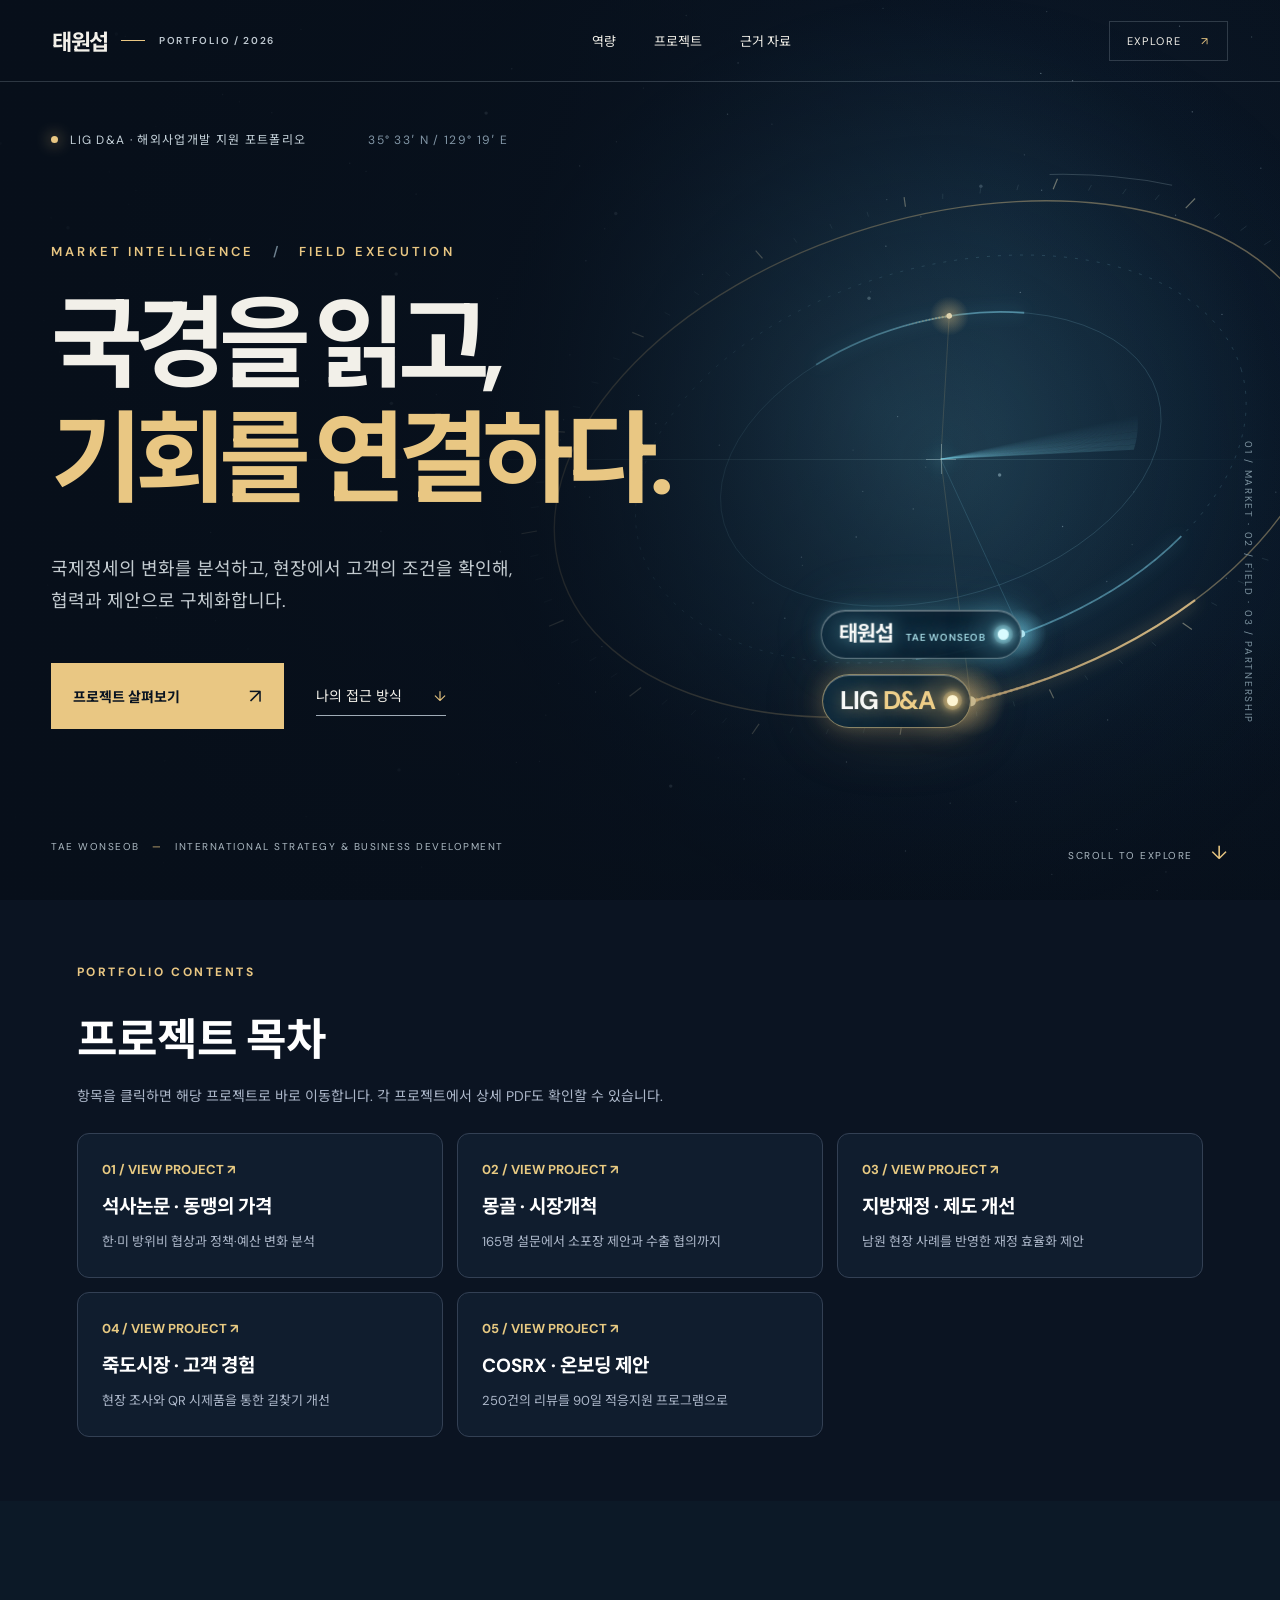
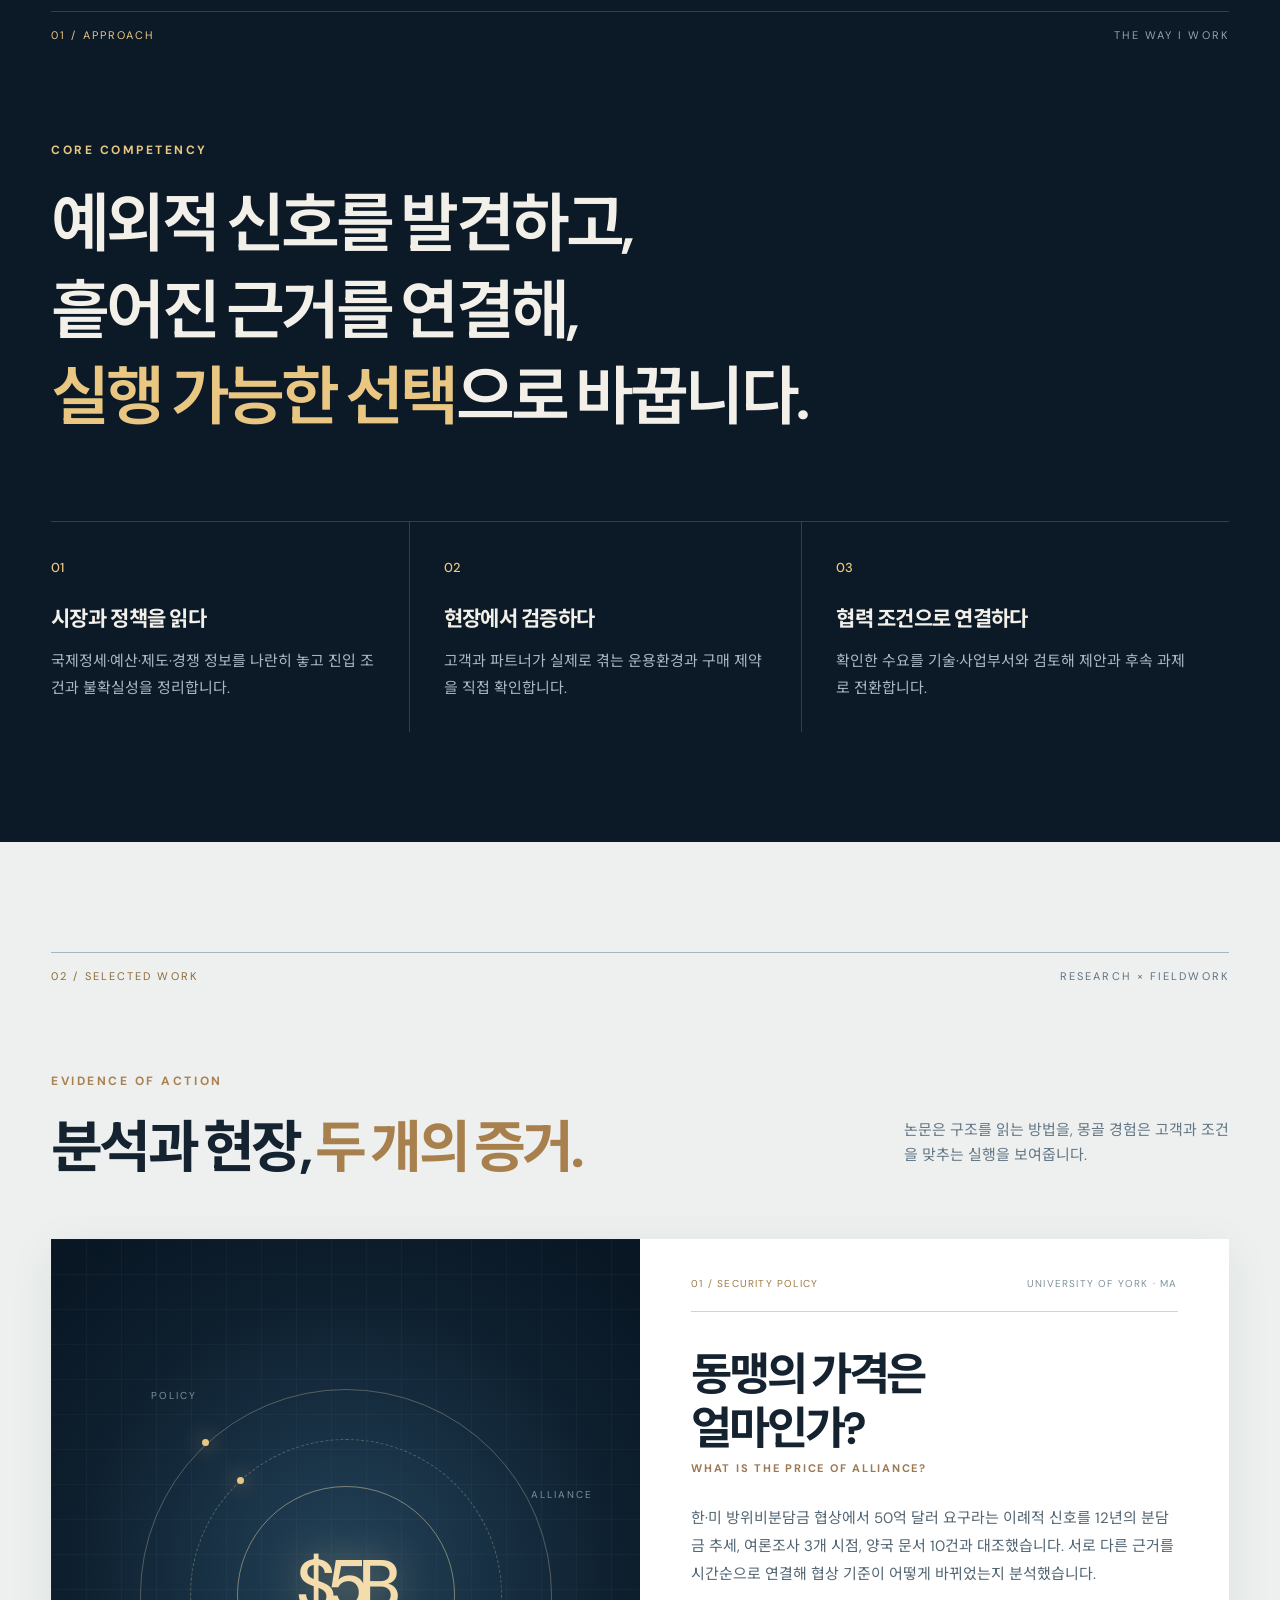
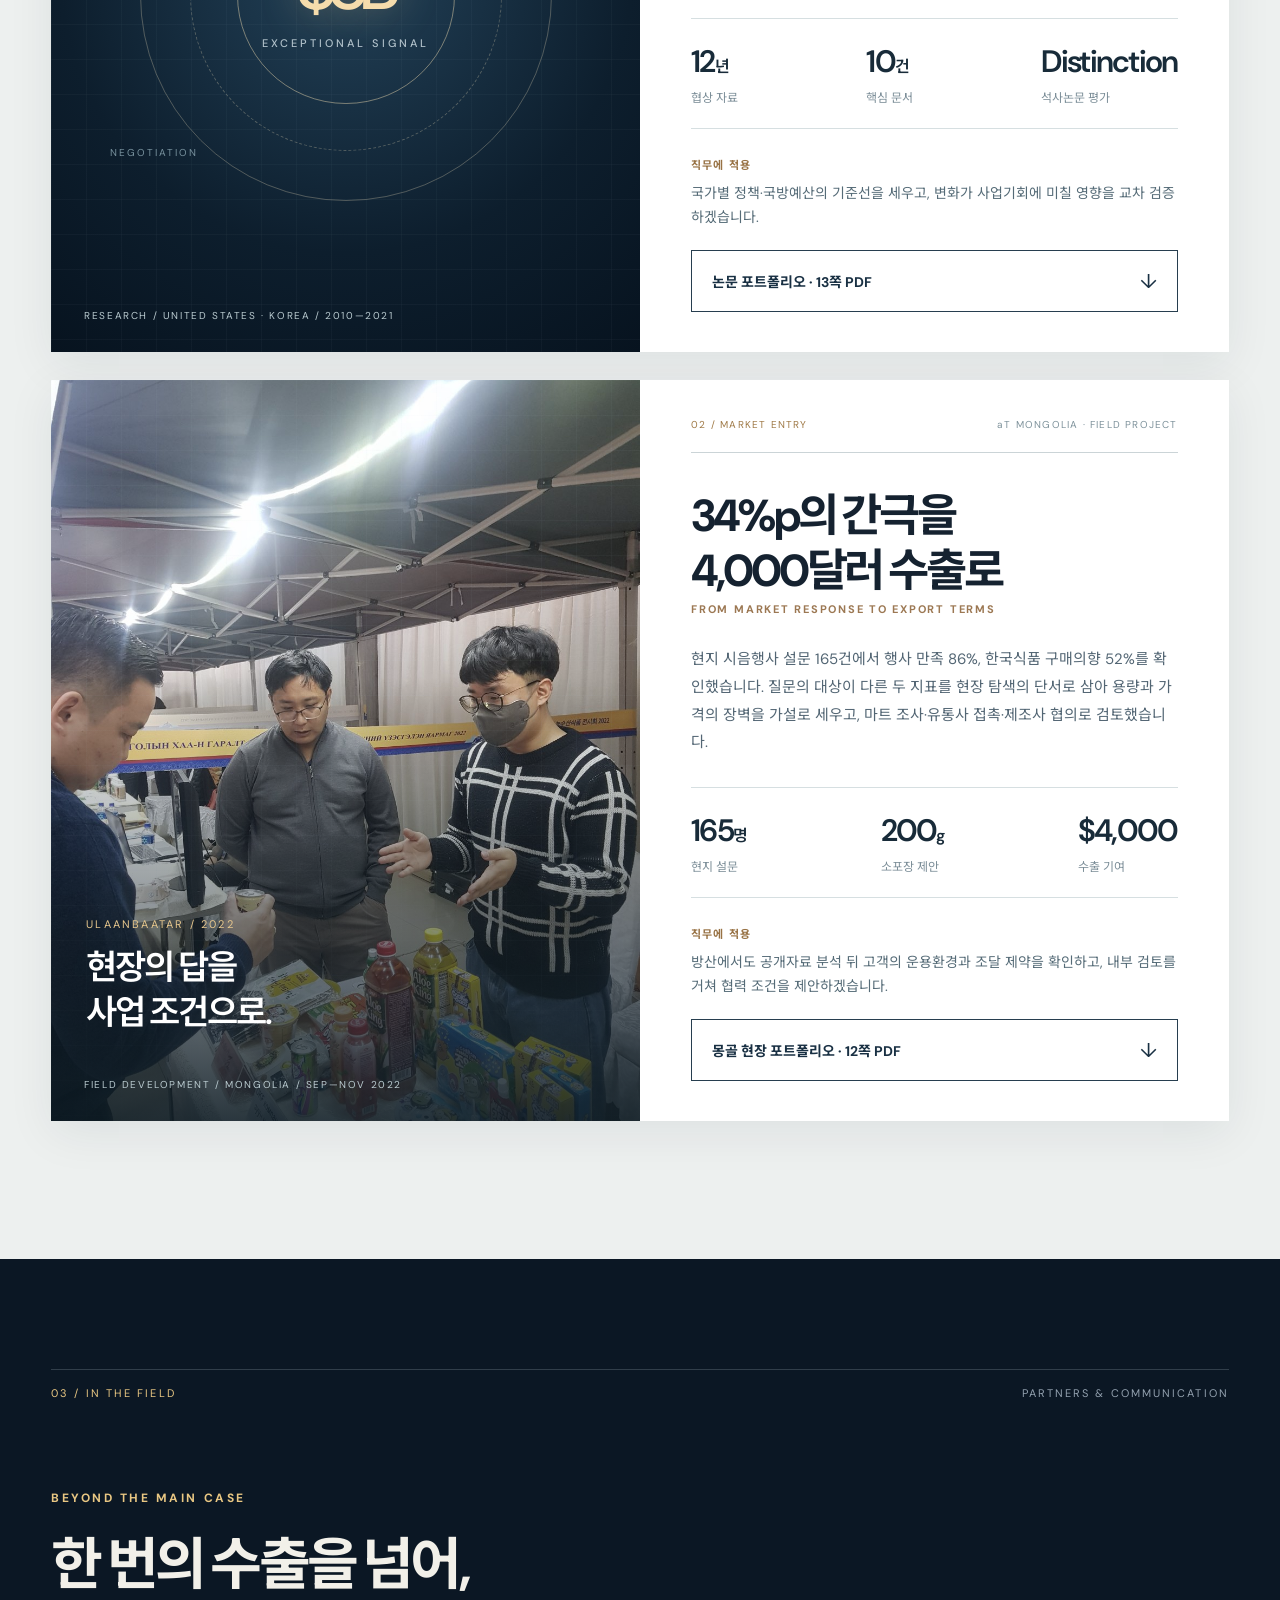
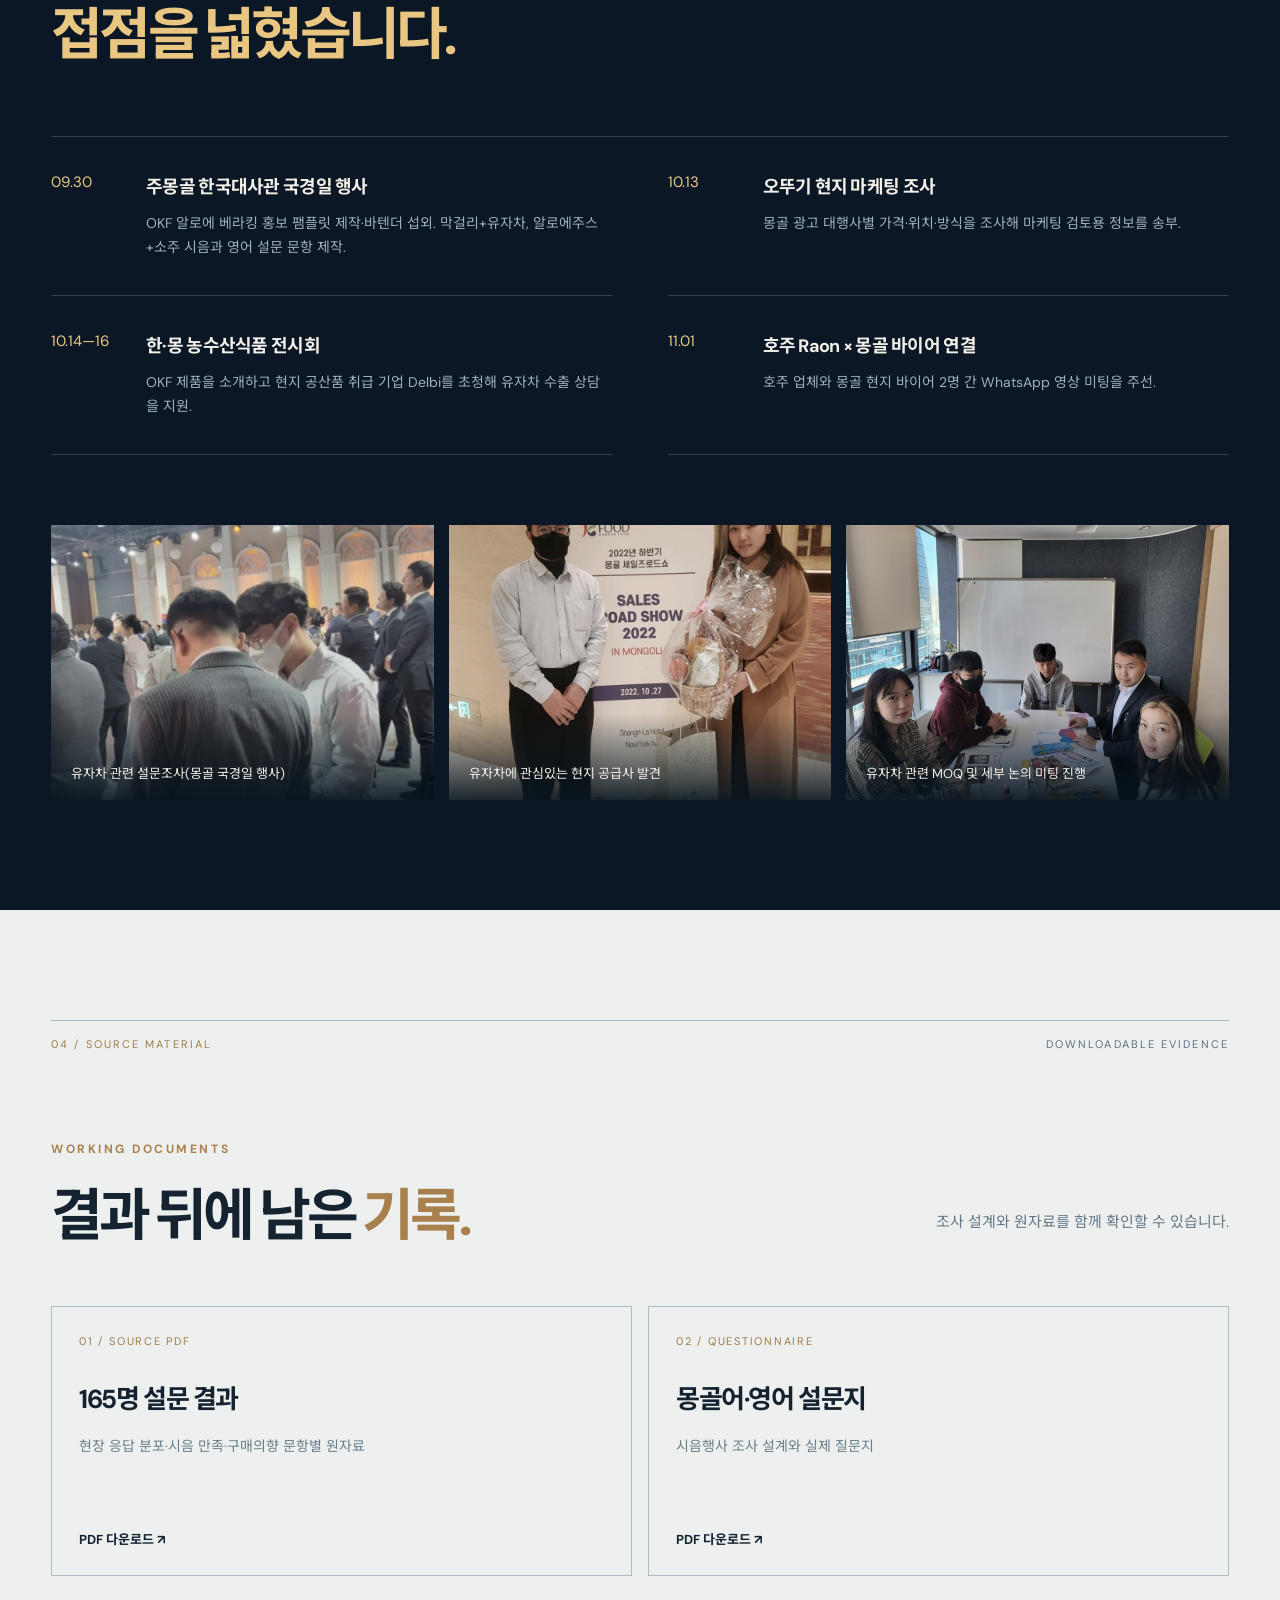
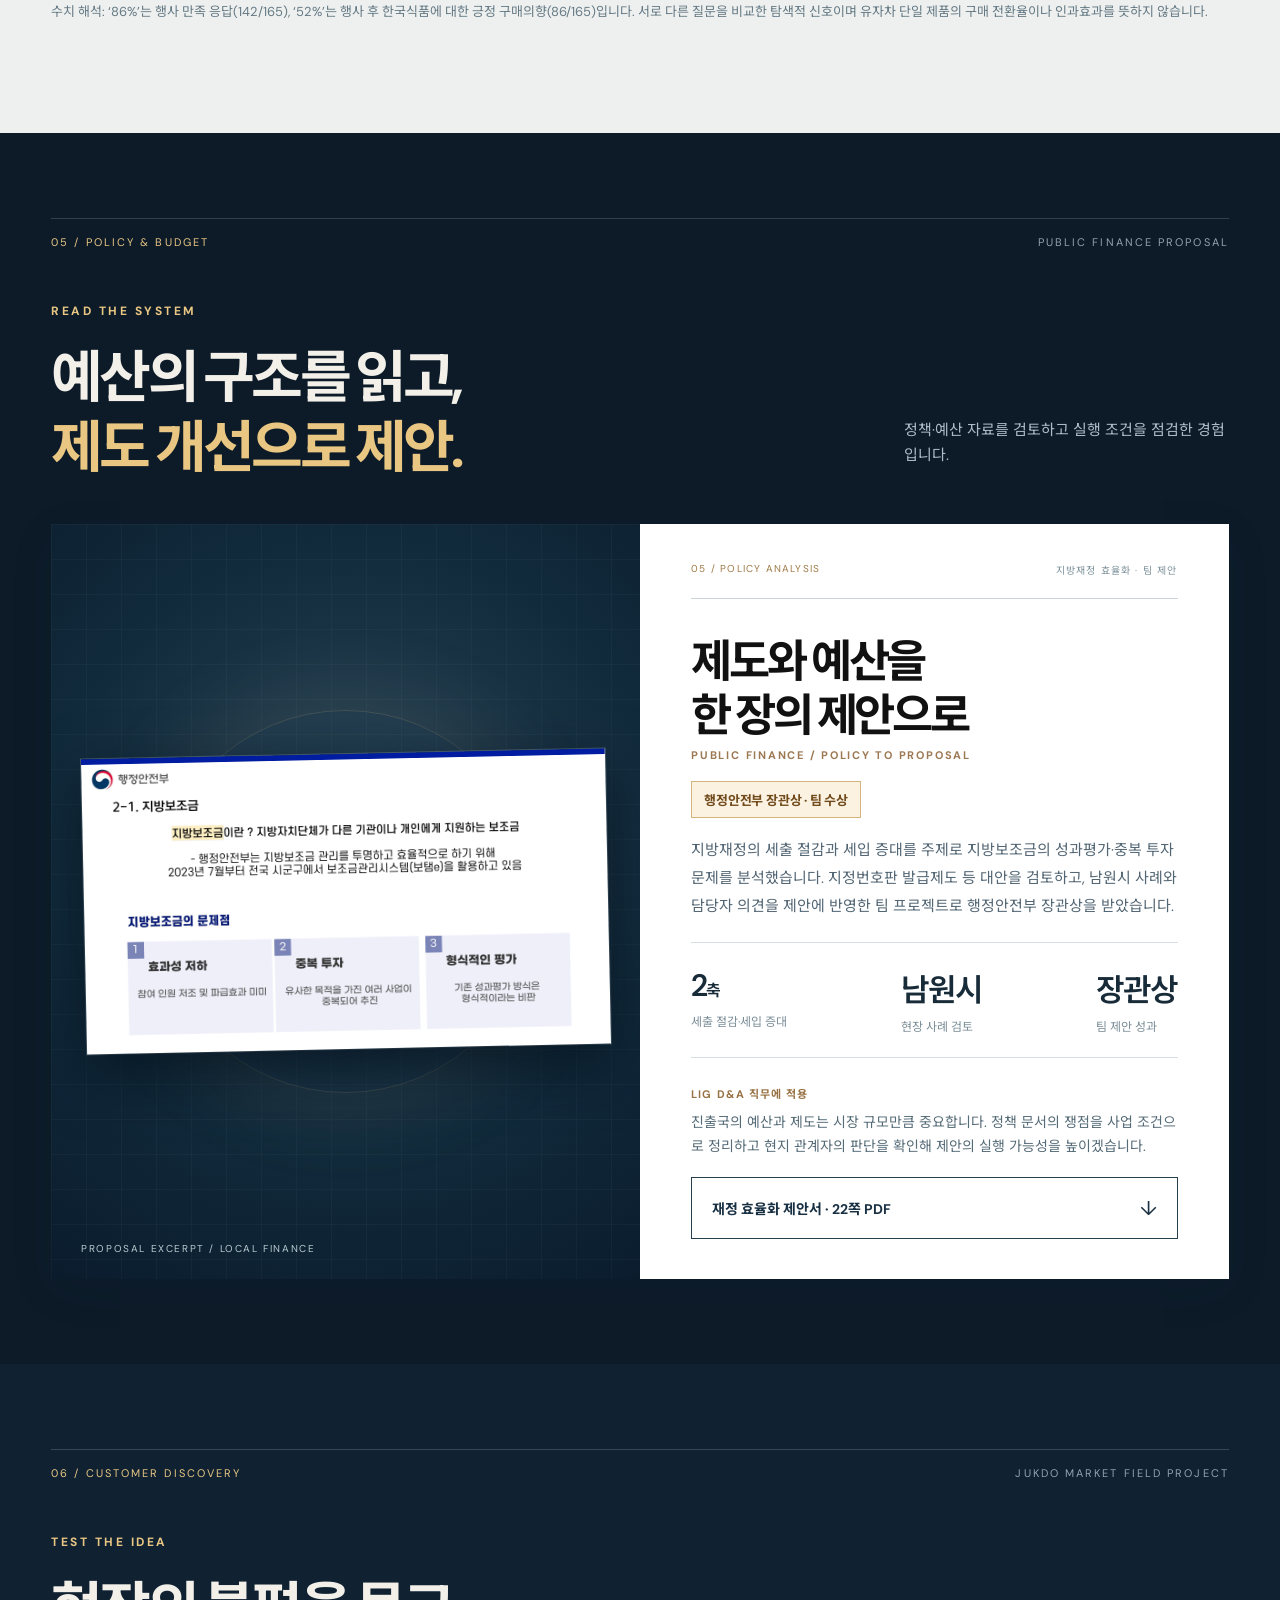
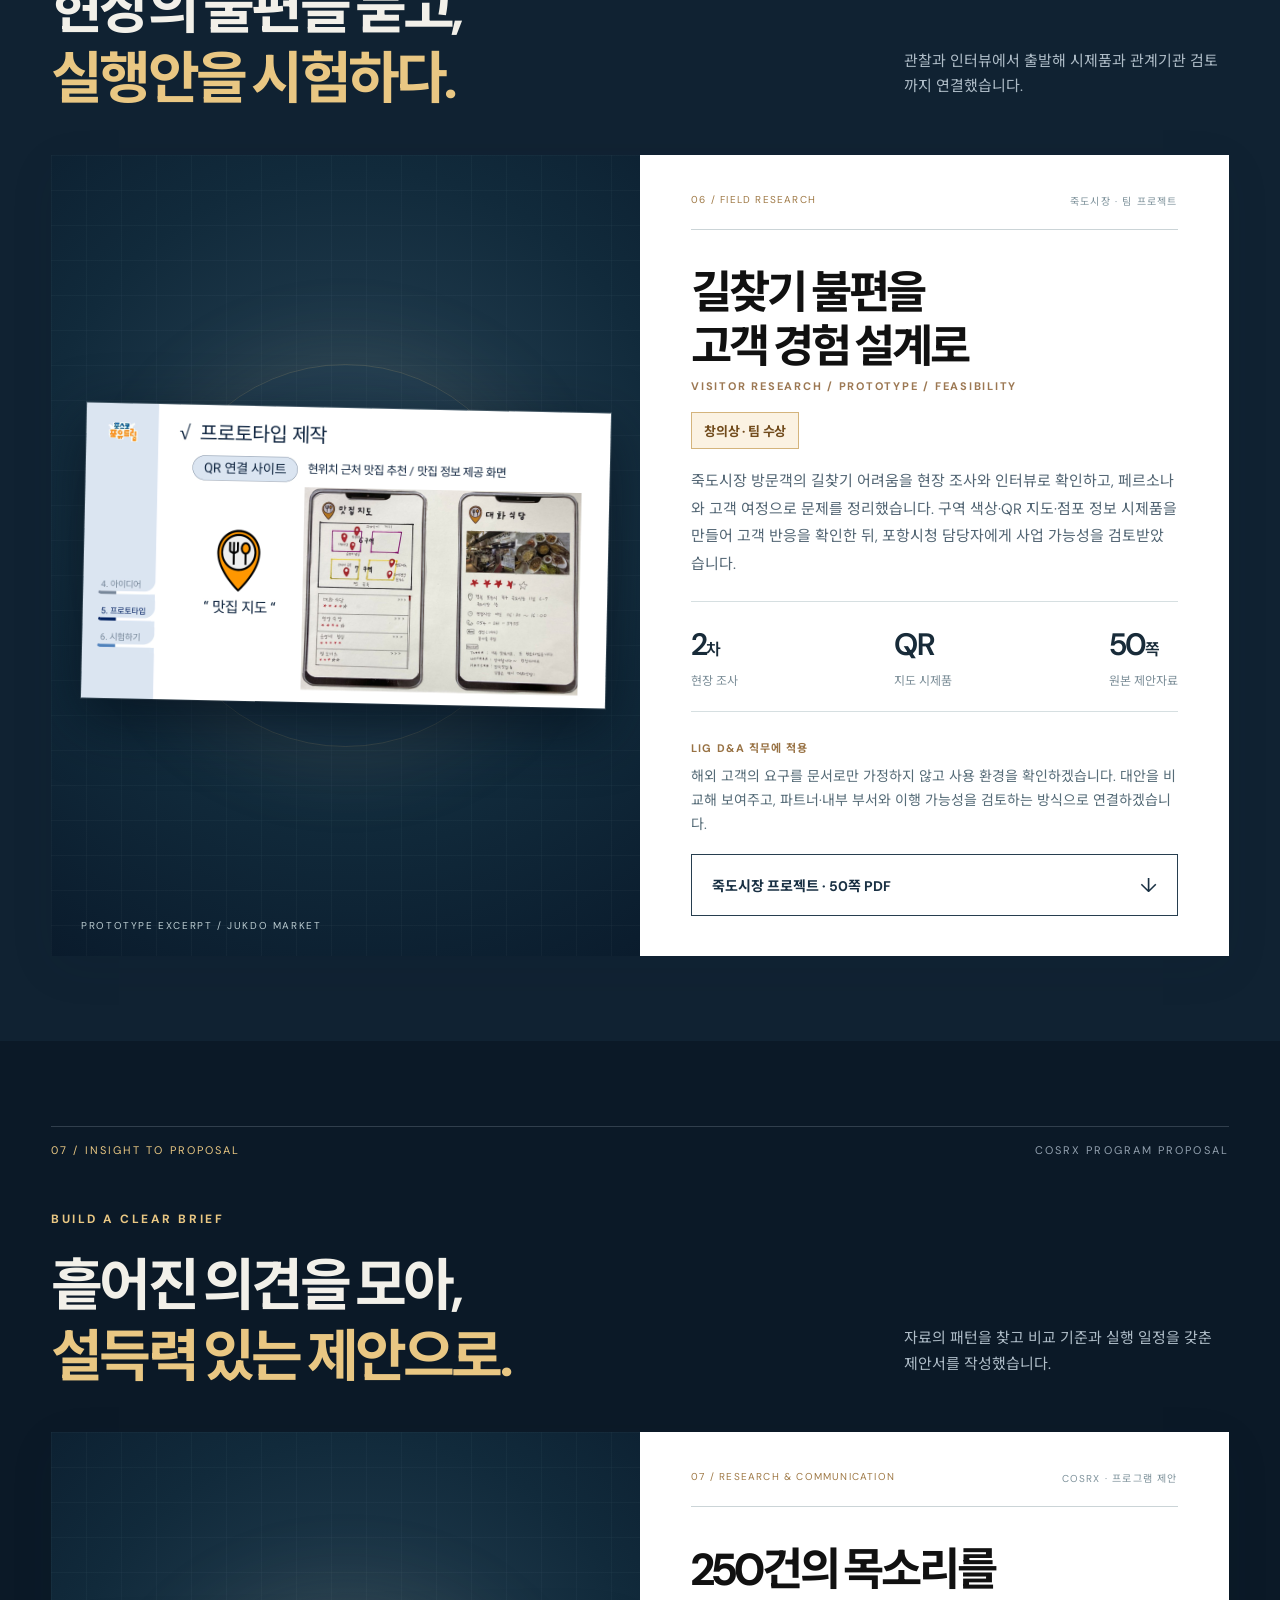
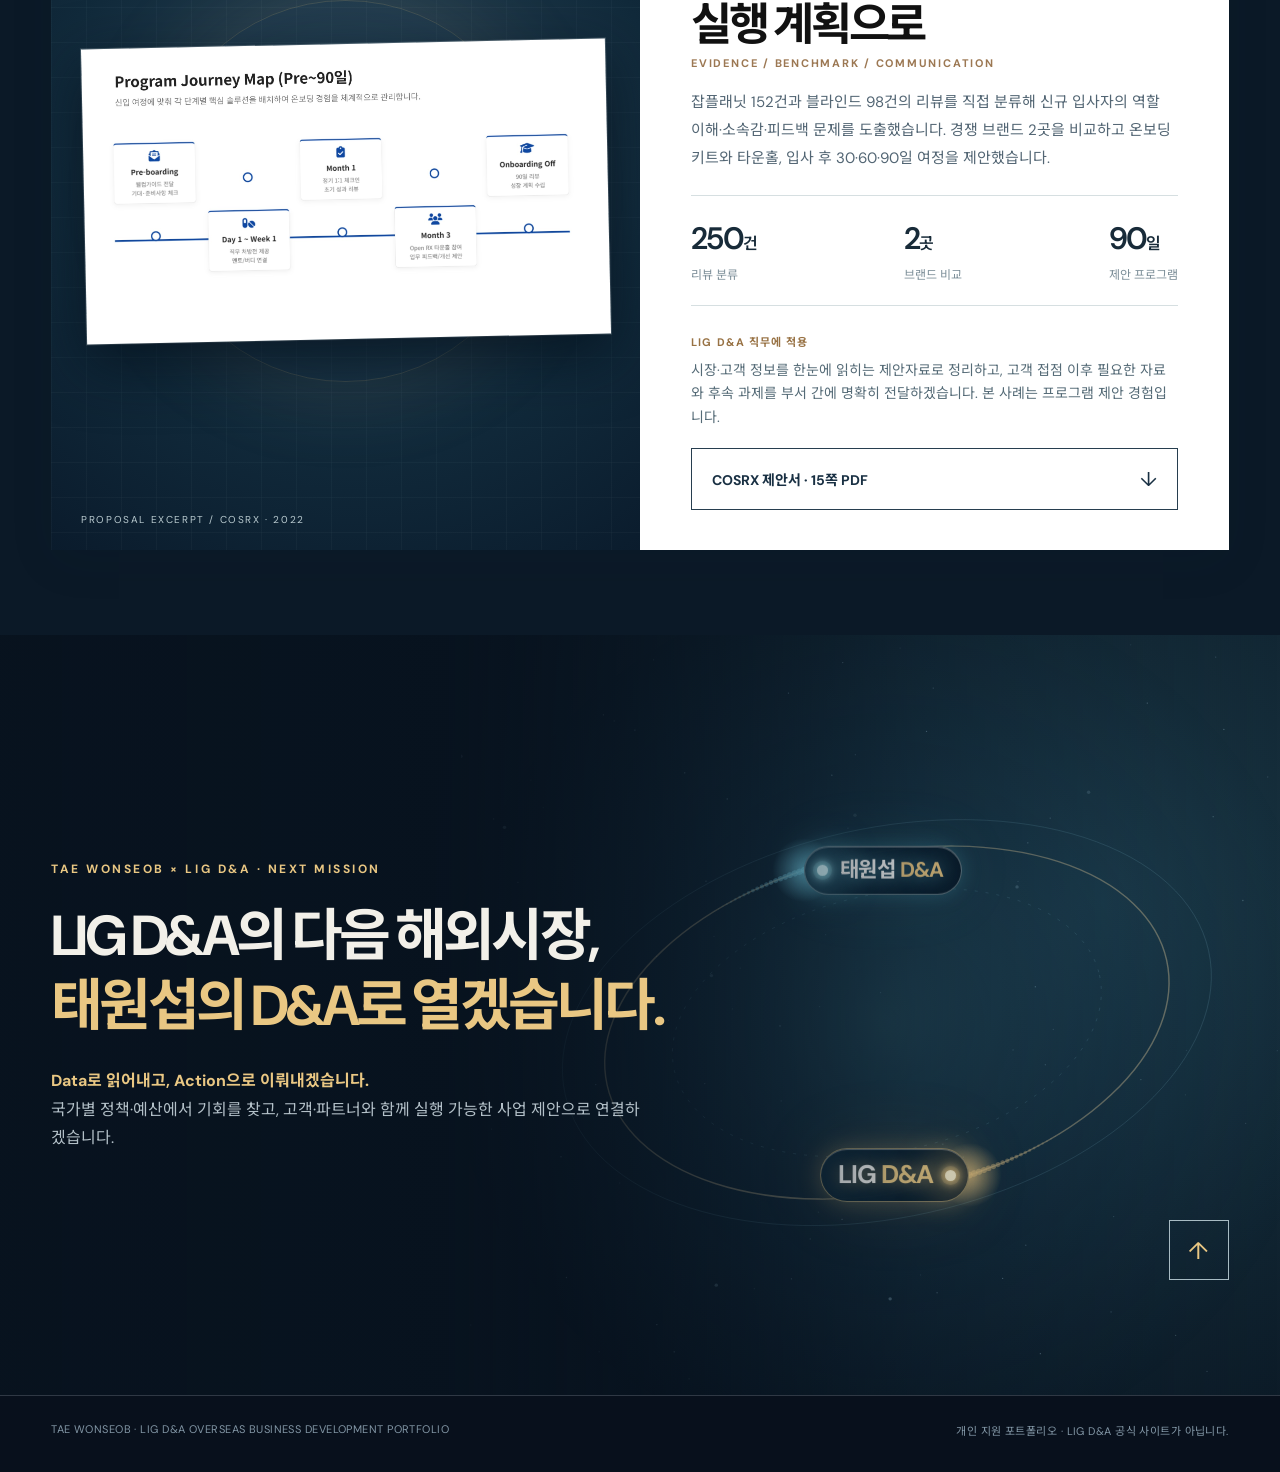
<file: index.html>
<!doctype html>
<html lang="ko">
<head>
  <meta charset="utf-8"><meta name="viewport" content="width=device-width,initial-scale=1">
  <meta name="theme-color" content="#08101c"><meta name="description" content="태원섭의 LIG D&A 해외사업개발 지원 포트폴리오. 안보정책 연구, 몽골 시장개척, 재정 제안, 고객 조사와 제안서 작성 경험을 담았습니다.">
  <title>태원섭 | LIG D&A 해외사업개발 포트폴리오</title>
  <link rel="icon" type="image/svg+xml" href="data:image/svg+xml,%3Csvg xmlns='http://www.w3.org/2000/svg' viewBox='0 0 64 64'%3E%3Crect width='64' height='64' rx='12' fill='%2308101c'/%3E%3Ccircle cx='32' cy='32' r='21' fill='none' stroke='%23e8ca82' stroke-width='2'/%3E%3Cpath d='M14 38l15-15 7 7 15-14' fill='none' stroke='%23e8ca82' stroke-width='3'/%3E%3C/svg%3E">
  <link rel="stylesheet" href="assets/style.css">
<style>
html{scroll-behavior:smooth}#portfolio-contents{padding:64px 6vw;background:#0b1422;color:#fff}#portfolio-contents h2{font-size:clamp(28px,4vw,44px);margin:10px 0 16px}#portfolio-contents .contents-note{font-size:14px;color:#adb8ca;margin-bottom:28px}.contents-grid{display:grid;grid-template-columns:repeat(3,minmax(0,1fr));gap:14px}.contents-link{display:block;padding:24px;border:1px solid #334054;border-radius:12px;color:inherit;text-decoration:none;background:#101d2e;transition:border-color .2s,transform .2s}.contents-link:hover,.contents-link:focus-visible{border-color:#e8ca82;transform:translateY(-3px)}.contents-link b{color:#e8ca82;font-size:13px}.contents-link h3{font-size:19px;margin:12px 0}.contents-link p{font-size:13px;line-height:1.7;color:#adb8ca;margin:0}#thesis-project,#mongolia-project,#public-finance,#jukdo-market,#cosrx-proposal{scroll-margin-top:100px}@media(max-width:800px){.contents-grid{grid-template-columns:repeat(2,minmax(0,1fr))}}@media(max-width:520px){.contents-grid{grid-template-columns:1fr}#portfolio-contents{padding:44px 6vw}}@media(prefers-reduced-motion:reduce){html{scroll-behavior:auto}.contents-link{transition:none}}
</style>
</head>
<body>
  <header class="topbar"><a class="brand" href="#top" aria-label="태원섭 포트폴리오 맨 위로">태원섭<span class="brand-line"></span><span>PORTFOLIO / 2026</span></a><nav aria-label="주요 메뉴"><a href="#capability">역량</a><a href="#work">프로젝트</a><a href="#evidence">근거 자료</a></nav><a class="top-cta" href="#work">EXPLORE <span>↗</span></a></header>
  <main id="top">
    <section class="hero" aria-labelledby="hero-title">
      <canvas id="hero-canvas" aria-hidden="true"></canvas><div class="hero-shade"></div>
      <div class="mission-orbit" aria-hidden="true"><span class="orbit-center-cross"></span><span class="orbiting-label label-lig" id="orbit-lig"><span class="orbit-dot"></span><span class="orbit-label-text">LIG <em>D&amp;A</em></span></span><span class="orbiting-label label-person" id="orbit-person"><span class="orbit-dot"></span><span class="orbit-label-text">태원섭 <small>TAE WONSEOB</small></span></span></div>
      <div class="hero-inner"><div class="hero-overline"><span class="signal"></span> LIG D&A · 해외사업개발 지원 포트폴리오 <span class="hero-index">35° 33′ N / 129° 19′ E</span></div>
        <p class="hero-kicker">MARKET INTELLIGENCE <span>/</span> FIELD EXECUTION</p>
        <h1 id="hero-title">국경을 읽고,<br><em>기회를 연결하다.</em></h1>
        <p class="hero-desc">국제정세의 변화를 분석하고, 현장에서 고객의 조건을 확인해,<br class="desktop"> 협력과 제안으로 구체화합니다.</p>
        <div class="hero-actions"><a class="button-primary" href="#work">프로젝트 살펴보기 <span>↗</span></a><a class="text-link" href="#capability">나의 접근 방식 <span>↓</span></a></div>
      </div>
      <div class="hero-bottom"><div class="hero-coordinate">TAE WONSEOB <span>—</span> INTERNATIONAL STRATEGY & BUSINESS DEVELOPMENT</div><div class="scroll-cue">SCROLL TO EXPLORE <span>↓</span></div></div>
      <div class="hero-side" aria-hidden="true">01 / MARKET · 02 / FIELD · 03 / PARTNERSHIP</div>
    </section>
<section id="portfolio-contents" aria-labelledby="contents-title"><p class="eyebrow">PORTFOLIO CONTENTS</p><h2 id="contents-title">프로젝트 목차</h2><p class="contents-note">항목을 클릭하면 해당 프로젝트로 바로 이동합니다. 각 프로젝트에서 상세 PDF도 확인할 수 있습니다.</p><nav class="contents-grid" aria-label="프로젝트 목차"><a class="contents-link" href="#thesis-project"><b>01 / VIEW PROJECT ↗</b><h3>석사논문 · 동맹의 가격</h3><p>한·미 방위비 협상과 정책·예산 변화 분석</p></a><a class="contents-link" href="#mongolia-project"><b>02 / VIEW PROJECT ↗</b><h3>몽골 · 시장개척</h3><p>165명 설문에서 소포장 제안과 수출 협의까지</p></a><a class="contents-link" href="#public-finance"><b>03 / VIEW PROJECT ↗</b><h3>지방재정 · 제도 개선</h3><p>남원 현장 사례를 반영한 재정 효율화 제안</p></a><a class="contents-link" href="#jukdo-market"><b>04 / VIEW PROJECT ↗</b><h3>죽도시장 · 고객 경험</h3><p>현장 조사와 QR 시제품을 통한 길찾기 개선</p></a><a class="contents-link" href="#cosrx-proposal"><b>05 / VIEW PROJECT ↗</b><h3>COSRX · 온보딩 제안</h3><p>250건의 리뷰를 90일 적응지원 프로그램으로</p></a></nav></section>

    <section id="capability" class="section framework"><div class="section-label"><span>01 / APPROACH</span><span>THE WAY I WORK</span></div>
      <div class="framework-lead"><p class="eyebrow">CORE COMPETENCY</p><h2>예외적 신호를 발견하고,<br>흩어진 근거를 연결해,<br><span>실행 가능한 선택</span>으로 바꿉니다.</h2></div>
      <div class="steps" aria-label="해외사업개발 접근 방식"><div><b>01</b><h3>시장과 정책을 읽다</h3><p>국제정세·예산·제도·경쟁 정보를 나란히 놓고 진입 조건과 불확실성을 정리합니다.</p></div><div><b>02</b><h3>현장에서 검증하다</h3><p>고객과 파트너가 실제로 겪는 운용환경과 구매 제약을 직접 확인합니다.</p></div><div><b>03</b><h3>협력 조건으로 연결하다</h3><p>확인한 수요를 기술·사업부서와 검토해 제안과 후속 과제로 전환합니다.</p></div></div>
    </section>

    <section id="work" class="section projects"><div class="section-label"><span>02 / SELECTED WORK</span><span>RESEARCH × FIELDWORK</span></div>
      <div class="section-heading"><div><p class="eyebrow">EVIDENCE OF ACTION</p><h2>분석과 현장, <i>두 개의 증거.</i></h2></div><p>논문은 구조를 읽는 방법을, 몽골 경험은 고객과 조건을 맞추는 실행을 보여줍니다.</p></div>
      <article id="thesis-project" class="project project-thesis"><div class="project-visual"><div class="orbital-art" aria-hidden="true"><div class="ring ring-a"></div><div class="ring ring-b"></div><div class="ring ring-c"></div><div class="orb-core">$5B<span>EXCEPTIONAL SIGNAL</span></div><span class="orb-label label-1">POLICY</span><span class="orb-label label-2">ALLIANCE</span><span class="orb-label label-3">NEGOTIATION</span></div><div class="visual-caption">RESEARCH / UNITED STATES · KOREA / 2010—2021</div></div>
        <div class="project-copy"><div class="project-top"><span>01 / SECURITY POLICY</span><span>UNIVERSITY OF YORK · MA</span></div><h3>동맹의 가격은<br>얼마인가?</h3><p class="project-en">WHAT IS THE PRICE OF ALLIANCE?</p><p>한·미 방위비분담금 협상에서 50억 달러 요구라는 이례적 신호를 12년의 분담금 추세, 여론조사 3개 시점, 양국 문서 10건과 대조했습니다. 서로 다른 근거를 시간순으로 연결해 협상 기준이 어떻게 바뀌었는지 분석했습니다.</p><div class="metric-row"><div><strong>12<span>년</span></strong><small>협상 자료</small></div><div><strong>10<span>건</span></strong><small>핵심 문서</small></div><div><strong>Distinction</strong><small>석사논문 평가</small></div></div><div class="project-transfer"><span>직무에 적용</span><p>국가별 정책·국방예산의 기준선을 세우고, 변화가 사업기회에 미칠 영향을 교차 검증하겠습니다.</p></div><a class="download" href="downloads/Thesis_Strategy_LIGDA_13p.pdf" download="태원섭_LIGDA_석사논문_포트폴리오.pdf">논문 포트폴리오 · 13쪽 PDF <span>↓</span></a></div>
      </article>
      <article id="mongolia-project" class="project project-mongolia"><div class="project-visual photo-visual"><img src="assets/mongolia-field.jpg" alt="몽골 한·몽 식품 전시회에서 현지 방문객에게 제품을 설명하는 태원섭" loading="lazy"><div class="photo-overlay"><span>ULAANBAATAR / 2022</span><b>현장의 답을<br>사업 조건으로.</b></div><div class="visual-caption">FIELD DEVELOPMENT / MONGOLIA / SEP—NOV 2022</div></div>
        <div class="project-copy"><div class="project-top"><span>02 / MARKET ENTRY</span><span>aT MONGOLIA · FIELD PROJECT</span></div><h3>34%p의 간극을<br>4,000달러 수출로</h3><p class="project-en">FROM MARKET RESPONSE TO EXPORT TERMS</p><p>현지 시음행사 설문 165건에서 행사 만족 86%, 한국식품 구매의향 52%를 확인했습니다. 질문의 대상이 다른 두 지표를 현장 탐색의 단서로 삼아 용량과 가격의 장벽을 가설로 세우고, 마트 조사·유통사 접촉·제조사 협의로 검토했습니다.</p><div class="metric-row"><div><strong>165<span>명</span></strong><small>현지 설문</small></div><div><strong>200<span>g</span></strong><small>소포장 제안</small></div><div><strong>$4,000</strong><small>수출 기여</small></div></div><div class="project-transfer"><span>직무에 적용</span><p>방산에서도 공개자료 분석 뒤 고객의 운용환경과 조달 제약을 확인하고, 내부 검토를 거쳐 협력 조건을 제안하겠습니다.</p></div><a class="download" href="downloads/Mongolia_Field_LIGDA_updated.pdf" download="태원섭_LIGDA_몽골현장_포트폴리오.pdf">몽골 현장 포트폴리오 · 12쪽 PDF <span>↓</span></a></div>
      </article>
    </section>

    <section class="section field-notes"><div class="section-label"><span>03 / IN THE FIELD</span><span>PARTNERS & COMMUNICATION</span></div><div class="field-head"><p class="eyebrow">BEYOND THE MAIN CASE</p><h2>한 번의 수출을 넘어,<br><i>접점을 넓혔습니다.</i></h2></div>
      <div class="timeline"><div class="timeline-item"><time>09.30</time><div><h3>주몽골 한국대사관 국경일 행사</h3><p>OKF 알로에 베라킹 홍보 팸플릿 제작·바텐더 섭외. 막걸리+유자차, 알로에주스+소주 시음과 영어 설문 문항 제작.</p></div></div><div class="timeline-item"><time>10.13</time><div><h3>오뚜기 현지 마케팅 조사</h3><p>몽골 광고 대행사별 가격·위치·방식을 조사해 마케팅 검토용 정보를 송부.</p></div></div><div class="timeline-item"><time>10.14—16</time><div><h3>한·몽 농수산식품 전시회</h3><p>OKF 제품을 소개하고 현지 공산품 취급 기업 Delbi를 초청해 유자차 수출 상담을 지원.</p></div></div><div class="timeline-item"><time>11.01</time><div><h3>호주 Raon × 몽골 바이어 연결</h3><p>호주 업체와 몽골 현지 바이어 2명 간 WhatsApp 영상 미팅을 주선.</p></div></div></div>
      <div class="field-gallery"><figure><img src="assets/mongolia-reception.jpg" alt="주몽골 한국대사관 국경일 행사에서 유자차 관련 설문조사를 진행하는 모습" loading="lazy"><figcaption>유자차 관련 설문조사(몽골 국경일 행사)</figcaption></figure><figure><img src="assets/mongolia-roadshow.jpg" alt="2022 몽골 세일즈로드쇼 행사 현장" loading="lazy"><figcaption>유자차에 관심있는 현지 공급사 발견</figcaption></figure><figure><img src="assets/mongolia-meeting.jpg" alt="몽골 현지 관계자와의 사업 미팅" loading="lazy"><figcaption>유자차 관련 MOQ 및 세부 논의 미팅 진행</figcaption></figure></div>
    </section>

    <section id="evidence" class="section evidence"><div class="section-label"><span>04 / SOURCE MATERIAL</span><span>DOWNLOADABLE EVIDENCE</span></div><div class="section-heading"><div><p class="eyebrow">WORKING DOCUMENTS</p><h2>결과 뒤에 남은 <i>기록.</i></h2></div><p>조사 설계와 원자료를 함께 확인할 수 있습니다.</p></div><div class="evidence-grid"><a class="evidence-card" href="downloads/Survey_Results_165.pdf" download><span>01 / SOURCE PDF</span><h3>165명 설문 결과</h3><p>현장 응답 분포·시음 만족·구매의향 문항별 원자료</p><b>PDF 다운로드 ↗</b></a><a class="evidence-card" href="downloads/Survey_Questionnaire.pdf" download><span>02 / QUESTIONNAIRE</span><h3>몽골어·영어 설문지</h3><p>시음행사 조사 설계와 실제 질문지</p><b>PDF 다운로드 ↗</b></a></div><p class="method-note">수치 해석: ‘86%’는 행사 만족 응답(142/165), ‘52%’는 행사 후 한국식품에 대한 긍정 구매의향(86/165)입니다. 서로 다른 질문을 비교한 탐색적 신호이며 유자차 단일 제품의 구매 전환율이나 인과효과를 뜻하지 않습니다.</p></section>
    <section id="public-finance" class="section extension-project extension-finance"><div class="section-label"><span>05 / POLICY & BUDGET</span><span>PUBLIC FINANCE PROPOSAL</span></div>
      <div class="section-heading"><div><p class="eyebrow">READ THE SYSTEM</p><h2>예산의 구조를 읽고,<br><i>제도 개선으로 제안.</i></h2></div><p>정책·예산 자료를 검토하고 실행 조건을 점검한 경험입니다.</p></div>
      <article class="project"><div class="project-visual document-visual"><img src="assets/finance-document.jpg" alt="지방보조금의 효과성 저하·중복 투자·형식적 평가 문제를 정리한 제안서 슬라이드" loading="lazy"><div class="document-shine" aria-hidden="true"></div><div class="visual-caption">PROPOSAL EXCERPT / LOCAL FINANCE</div></div>
        <div class="project-copy"><div class="project-top"><span>05 / POLICY ANALYSIS</span><span>지방재정 효율화 · 팀 제안</span></div><h3>제도와 예산을<br>한 장의 제안으로</h3><p class="project-en">PUBLIC FINANCE / POLICY TO PROPOSAL</p><span class="award-tag">행정안전부 장관상 · 팀 수상</span><p>지방재정의 세출 절감과 세입 증대를 주제로 지방보조금의 성과평가·중복 투자 문제를 분석했습니다. 지정번호판 발급제도 등 대안을 검토하고, 남원시 사례와 담당자 의견을 제안에 반영한 팀 프로젝트로 행정안전부 장관상을 받았습니다.</p><div class="metric-row"><div><strong>2<span>축</span></strong><small>세출 절감·세입 증대</small></div><div><strong>남원시</strong><small>현장 사례 검토</small></div><div><strong>장관상</strong><small>팀 제안 성과</small></div></div><div class="project-transfer"><span>LIG D&amp;A 직무에 적용</span><p>진출국의 예산과 제도는 시장 규모만큼 중요합니다. 정책 문서의 쟁점을 사업 조건으로 정리하고 현지 관계자의 판단을 확인해 제안의 실행 가능성을 높이겠습니다.</p></div><a class="download" href="downloads/Public_Finance_Proposal.pdf" download="태원섭_지방재정효율화_제안서.pdf">재정 효율화 제안서 · 22쪽 PDF <span>↓</span></a></div>
      </article>
    </section>

    <section id="jukdo-market" class="section extension-project extension-jukdo"><div class="section-label"><span>06 / CUSTOMER DISCOVERY</span><span>JUKDO MARKET FIELD PROJECT</span></div>
      <div class="section-heading"><div><p class="eyebrow">TEST THE IDEA</p><h2>현장의 불편을 묻고,<br><i>실행안을 시험하다.</i></h2></div><p>관찰과 인터뷰에서 출발해 시제품과 관계기관 검토까지 연결했습니다.</p></div>
      <article class="project"><div class="project-visual document-visual"><img src="assets/jukdo-document.jpg" alt="죽도시장 길찾기를 위한 QR 연결 사이트와 점포 정보 시제품을 제시한 슬라이드" loading="lazy"><div class="document-shine" aria-hidden="true"></div><div class="visual-caption">PROTOTYPE EXCERPT / JUKDO MARKET</div></div>
        <div class="project-copy"><div class="project-top"><span>06 / FIELD RESEARCH</span><span>죽도시장 · 팀 프로젝트</span></div><h3>길찾기 불편을<br>고객 경험 설계로</h3><p class="project-en">VISITOR RESEARCH / PROTOTYPE / FEASIBILITY</p><span class="award-tag">창의상 · 팀 수상</span><p>죽도시장 방문객의 길찾기 어려움을 현장 조사와 인터뷰로 확인하고, 페르소나와 고객 여정으로 문제를 정리했습니다. 구역 색상·QR 지도·점포 정보 시제품을 만들어 고객 반응을 확인한 뒤, 포항시청 담당자에게 사업 가능성을 검토받았습니다.</p><div class="metric-row"><div><strong>2<span>차</span></strong><small>현장 조사</small></div><div><strong>QR</strong><small>지도 시제품</small></div><div><strong>50<span>쪽</span></strong><small>원본 제안자료</small></div></div><div class="project-transfer"><span>LIG D&amp;A 직무에 적용</span><p>해외 고객의 요구를 문서로만 가정하지 않고 사용 환경을 확인하겠습니다. 대안을 비교해 보여주고, 파트너·내부 부서와 이행 가능성을 검토하는 방식으로 연결하겠습니다.</p></div><a class="download" href="downloads/Jukdo_Market_Proposal.pdf" download="태원섭_죽도시장_현장프로젝트.pdf">죽도시장 프로젝트 · 50쪽 PDF <span>↓</span></a></div>
      </article>
    </section>

    <section id="cosrx-proposal" class="section extension-project extension-cosrx"><div class="section-label"><span>07 / INSIGHT TO PROPOSAL</span><span>COSRX PROGRAM PROPOSAL</span></div>
      <div class="section-heading"><div><p class="eyebrow">BUILD A CLEAR BRIEF</p><h2>흩어진 의견을 모아,<br><i>설득력 있는 제안으로.</i></h2></div><p>자료의 패턴을 찾고 비교 기준과 실행 일정을 갖춘 제안서를 작성했습니다.</p></div>
      <article class="project"><div class="project-visual document-visual"><img src="assets/cosrx-document.jpg" alt="코스알엑스 신규 입사자 온보딩 프로그램의 입사 전부터 90일까지 여정 지도" loading="lazy"><div class="document-shine" aria-hidden="true"></div><div class="visual-caption">PROPOSAL EXCERPT / COSRX · 2022</div></div>
        <div class="project-copy"><div class="project-top"><span>07 / RESEARCH & COMMUNICATION</span><span>COSRX · 프로그램 제안</span></div><h3>250건의 목소리를<br>실행 계획으로</h3><p class="project-en">EVIDENCE / BENCHMARK / COMMUNICATION</p><p>잡플래닛 152건과 블라인드 98건의 리뷰를 직접 분류해 신규 입사자의 역할 이해·소속감·피드백 문제를 도출했습니다. 경쟁 브랜드 2곳을 비교하고 온보딩 키트와 타운홀, 입사 후 30·60·90일 여정을 제안했습니다.</p><div class="metric-row"><div><strong>250<span>건</span></strong><small>리뷰 분류</small></div><div><strong>2<span>곳</span></strong><small>브랜드 비교</small></div><div><strong>90<span>일</span></strong><small>제안 프로그램</small></div></div><div class="project-transfer"><span>LIG D&amp;A 직무에 적용</span><p>시장·고객 정보를 한눈에 읽히는 제안자료로 정리하고, 고객 접점 이후 필요한 자료와 후속 과제를 부서 간에 명확히 전달하겠습니다. 본 사례는 프로그램 제안 경험입니다.</p></div><a class="download" href="downloads/COSRX_Onboarding_Proposal.pdf" download="태원섭_COSRX_온보딩_제안서.pdf">COSRX 제안서 · 15쪽 PDF <span>↓</span></a></div>
      </article>
    </section>

    <section class="closing"><div class="closing-orbit" aria-hidden="true"><canvas id="closing-canvas"></canvas><span class="orbiting-label label-lig closing-orbit-label" id="closing-orbit-lig"><span class="orbit-dot"></span><span class="orbit-label-text">LIG <em>D&amp;A</em></span></span><span class="orbiting-label label-person closing-orbit-label" id="closing-orbit-person"><span class="orbit-dot"></span><span class="orbit-label-text">태원섭 <em>D&amp;A</em></span></span></div><div class="closing-copy"><p class="eyebrow">TAE WONSEOB × LIG D&amp;A · NEXT MISSION</p><h2>LIG D&amp;A의 다음 해외시장,<br><i>태원섭의 D&amp;A로 열겠습니다.</i></h2><p><strong>Data로 읽어내고, Action으로 이뤄내겠습니다.</strong><br>국가별 정책·예산에서 기회를 찾고, 고객·파트너와 함께 실행 가능한 사업 제안으로 연결하겠습니다.</p></div><a href="#top" aria-label="맨 위로 이동">↑</a></section>
  </main><footer><span>TAE WONSEOB · LIG D&A OVERSEAS BUSINESS DEVELOPMENT PORTFOLIO</span><span>개인 지원 포트폴리오 · LIG D&A 공식 사이트가 아닙니다.</span></footer>
  <script src="assets/main.js" defer></script>
</body></html>
</file>
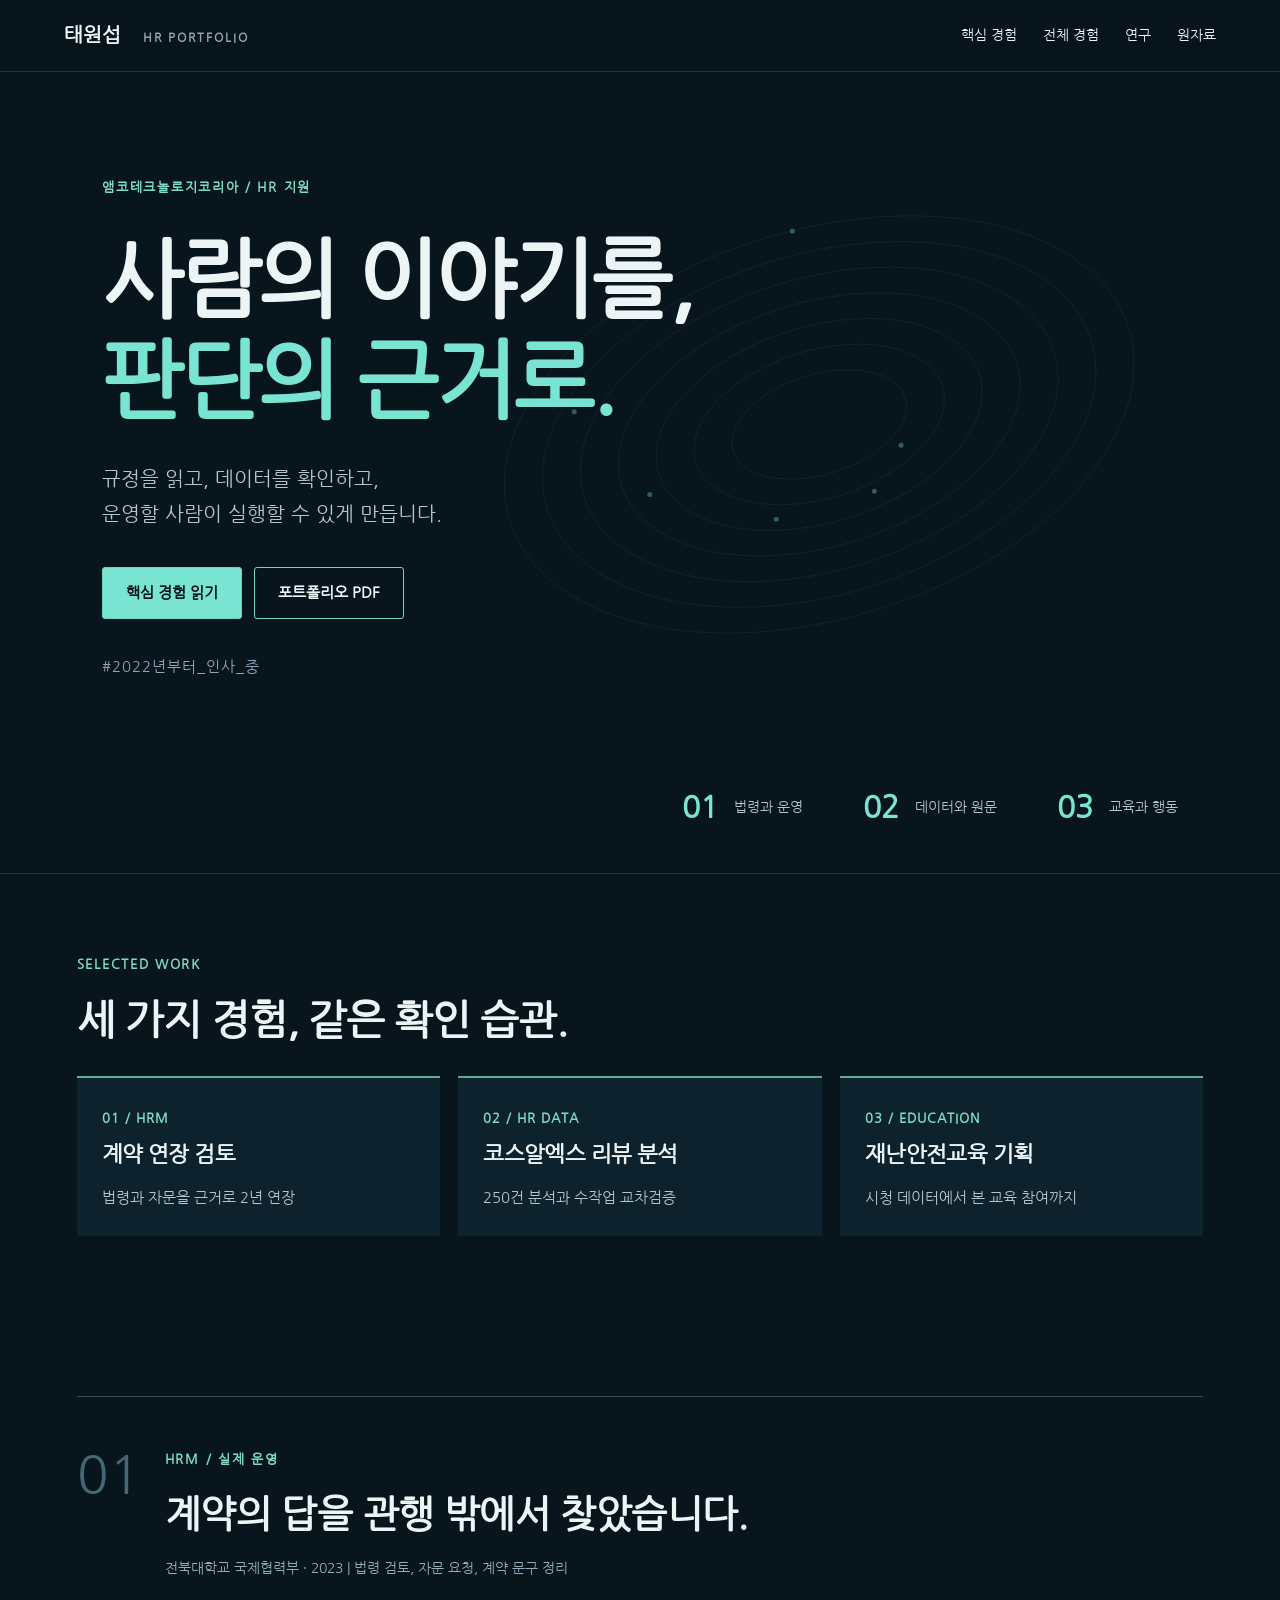
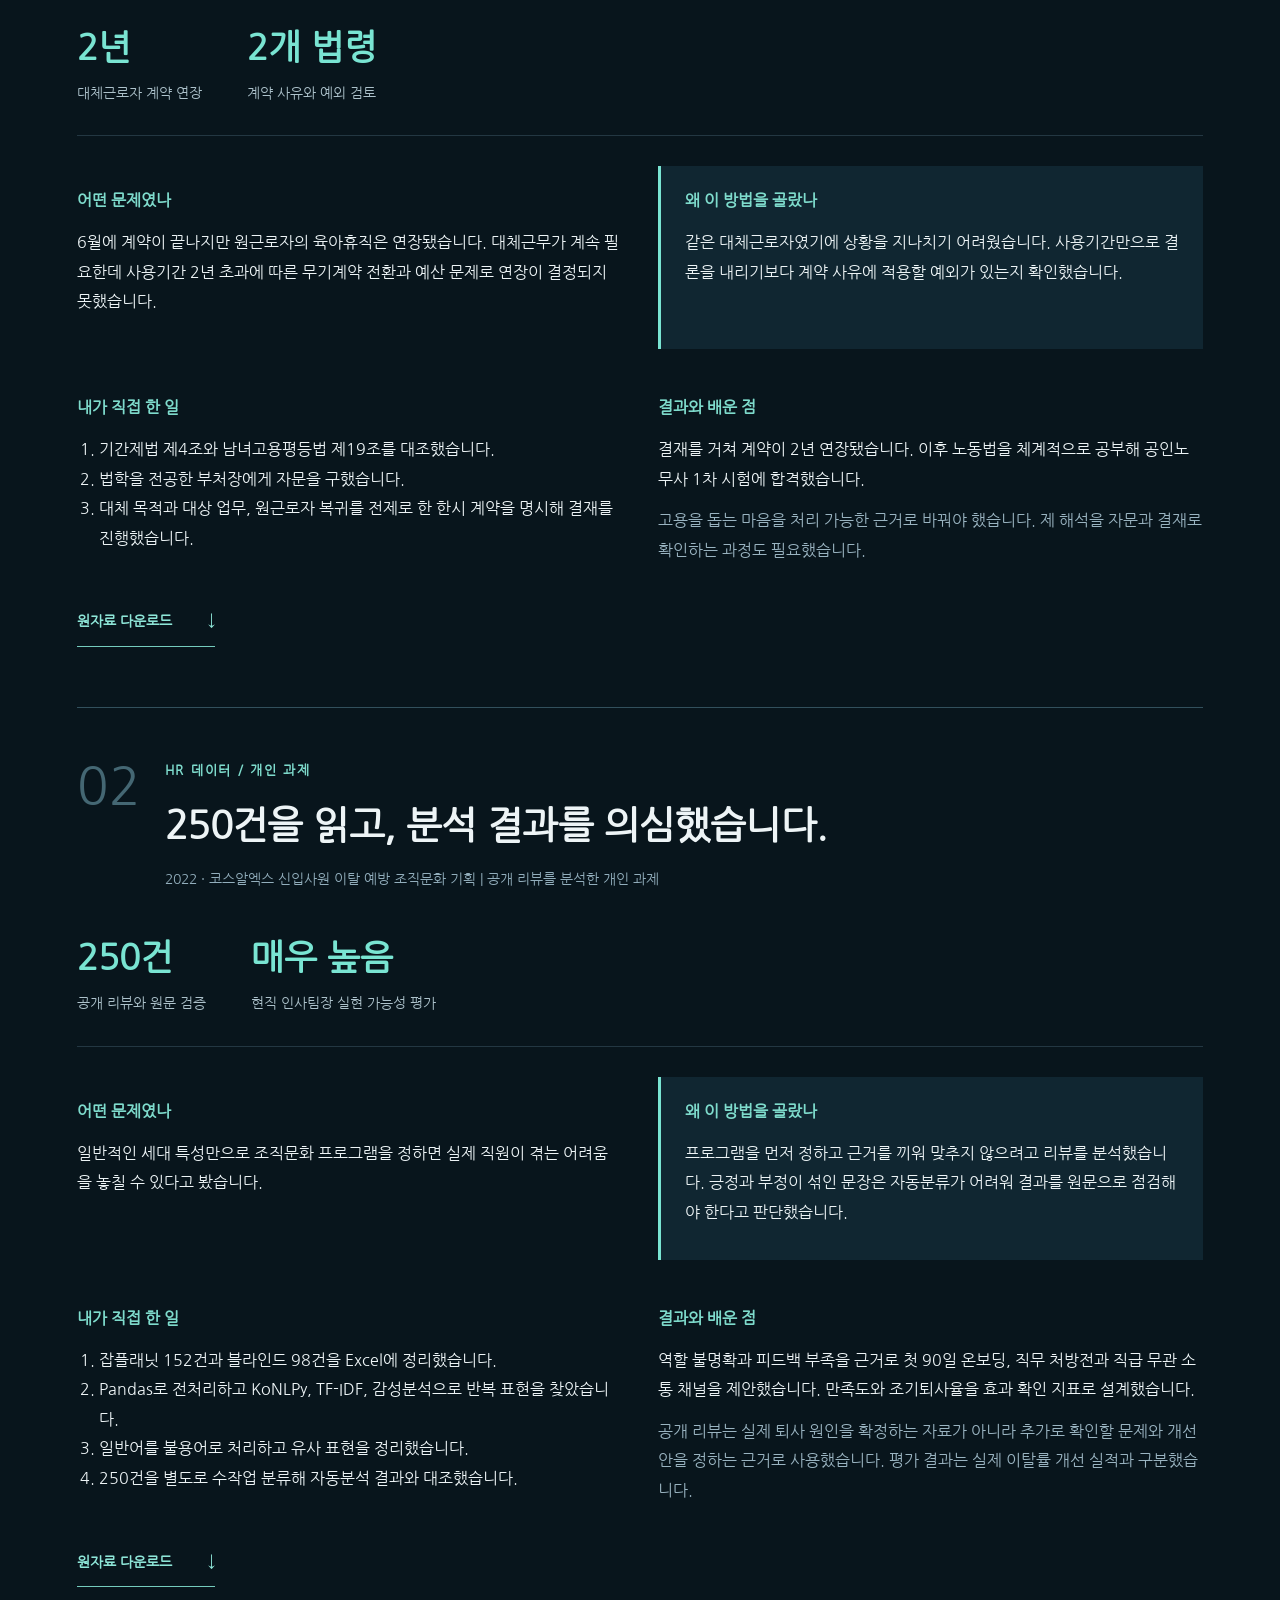
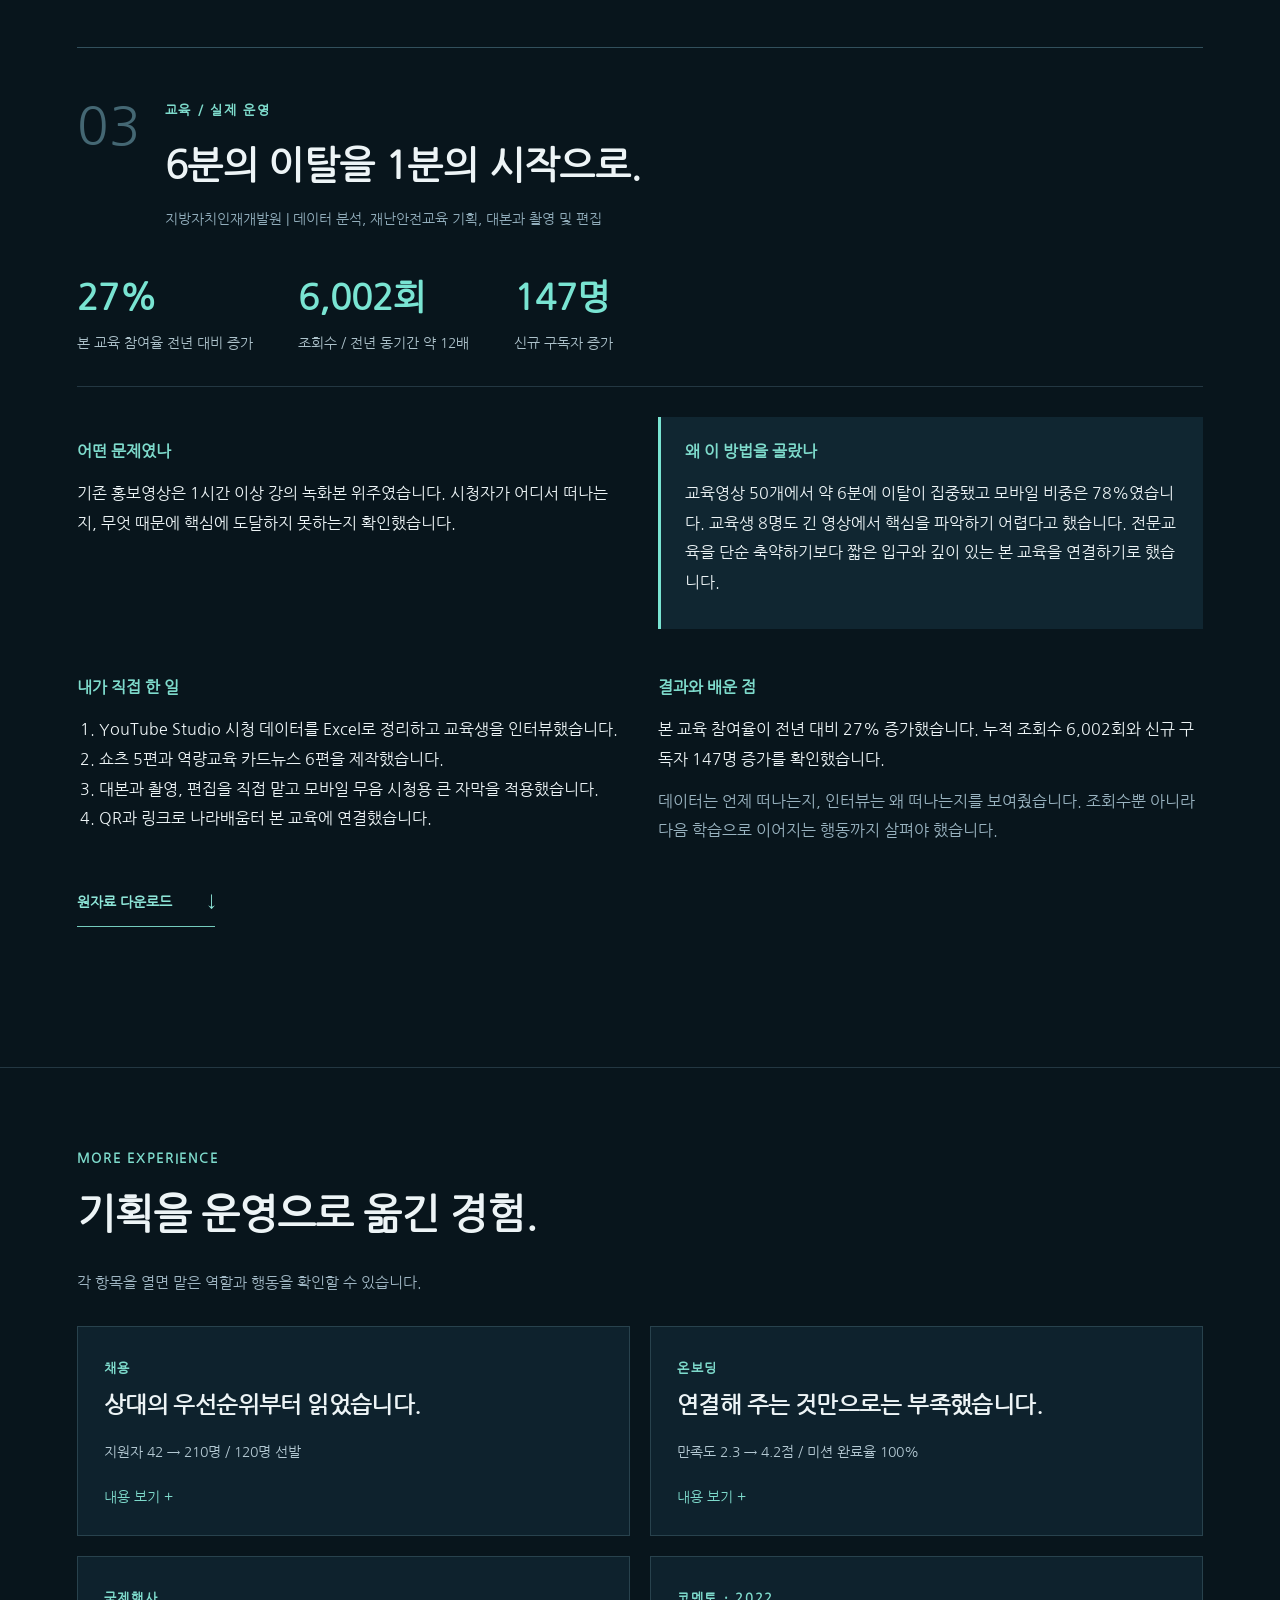
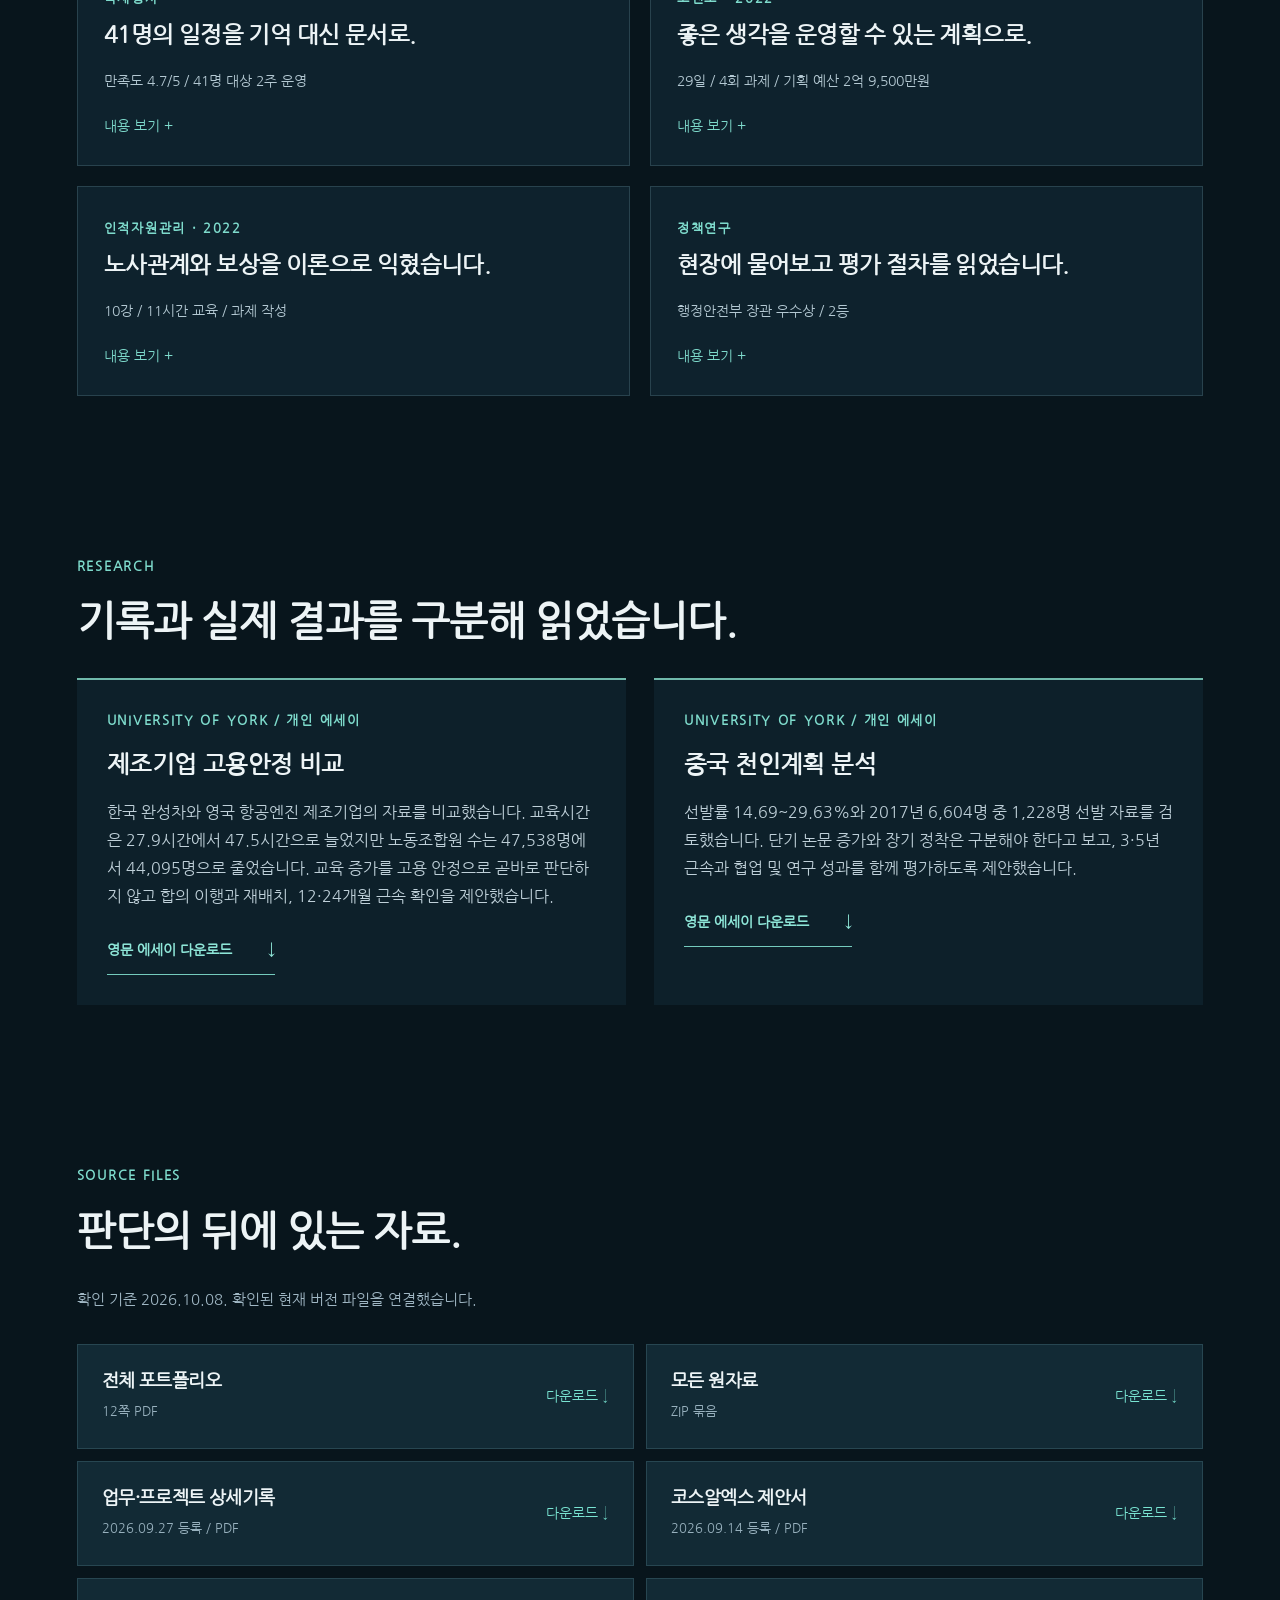
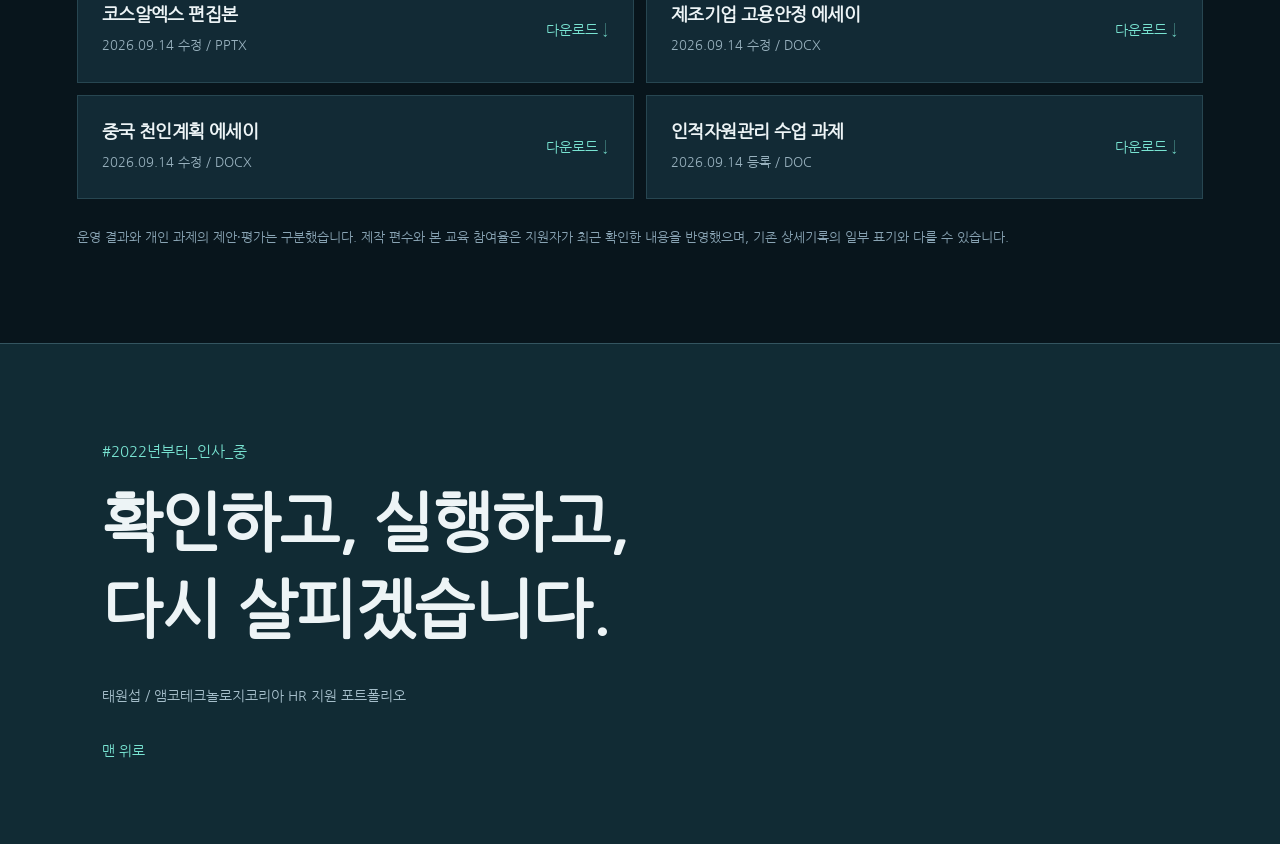
<file: amkor/index.html>
<!doctype html><html lang="ko"><head><meta charset="utf-8"><meta name="viewport" content="width=device-width,initial-scale=1"><meta name="description" content="태원섭의 앰코테크놀로지코리아 HR 지원 포트폴리오. 인사 운영, HR 데이터 분석, 교육 기획의 판단과 실행을 담았습니다."><meta name="theme-color" content="#08151c"><title>태원섭 | 앰코테크놀로지코리아 HR 포트폴리오</title><link rel="stylesheet" href="style.css"></head><body><header><a class="brand" href="#top">태원섭 <small>HR PORTFOLIO</small></a><nav aria-label="포트폴리오 메뉴"><a href="#work">핵심 경험</a><a href="#more">전체 경험</a><a href="#research">연구</a><a href="#sources">원자료</a></nav></header><main id="top"><section class="hero"><canvas id="field" aria-hidden="true"></canvas><div class="hero-body"><p class="eyebrow">앰코테크놀로지코리아 / HR 지원</p><h1>사람의 이야기를,<br><em>판단의 근거로.</em></h1><p class="intro">규정을 읽고, 데이터를 확인하고,<br>운영할 사람이 실행할 수 있게 만듭니다.</p><div class="hero-actions"><a class="primary" href="#work">핵심 경험 읽기</a><a class="secondary" href="files/portfolio.pdf" download>포트폴리오 PDF</a></div><p class="tag">#2022년부터_인사_중</p></div><div class="hero-index"><div><b>01</b><span>법령과 운영</span></div><div><b>02</b><span>데이터와 원문</span></div><div><b>03</b><span>교육과 행동</span></div></div></section><section class="contents wrap"><p class="eyebrow">SELECTED WORK</p><h2>세 가지 경험, 같은 확인 습관.</h2><div class="contents-grid"><a href="#contract"><b>01 / HRM</b><h3>계약 연장 검토</h3><p>법령과 자문을 근거로 2년 연장</p></a><a href="#cosrx"><b>02 / HR DATA</b><h3>코스알엑스 리뷰 분석</h3><p>250건 분석과 수작업 교차검증</p></a><a href="#education"><b>03 / EDUCATION</b><h3>재난안전교육 기획</h3><p>시청 데이터에서 본 교육 참여까지</p></a></div></section><section class="wrap" id="work"><article class="project" id="contract"><div class="project-head"><span class="number">01</span><div><p class="eyebrow">HRM / 실제 운영</p><h3>계약의 답을 관행 밖에서 찾았습니다.</h3><p class="meta">전북대학교 국제협력부 · 2023 | 법령 검토, 자문 요청, 계약 문구 정리</p></div></div><div class="metrics"><div><strong>2년</strong><span>대체근로자 계약 연장</span></div><div><strong>2개 법령</strong><span>계약 사유와 예외 검토</span></div></div><div class="story"><div><h4>어떤 문제였나</h4><p>6월에 계약이 끝나지만 원근로자의 육아휴직은 연장됐습니다. 대체근무가 계속 필요한데 사용기간 2년 초과에 따른 무기계약 전환과 예산 문제로 연장이 결정되지 못했습니다.</p></div><div class="judgment"><h4>왜 이 방법을 골랐나</h4><p>같은 대체근로자였기에 상황을 지나치기 어려웠습니다. 사용기간만으로 결론을 내리기보다 계약 사유에 적용할 예외가 있는지 확인했습니다.</p></div><div><h4>내가 직접 한 일</h4><ol><li>기간제법 제4조와 남녀고용평등법 제19조를 대조했습니다.</li><li>법학을 전공한 부처장에게 자문을 구했습니다.</li><li>대체 목적과 대상 업무, 원근로자 복귀를 전제로 한 한시 계약을 명시해 결재를 진행했습니다.</li></ol></div><div><h4>결과와 배운 점</h4><p>결재를 거쳐 계약이 2년 연장됐습니다. 이후 노동법을 체계적으로 공부해 공인노무사 1차 시험에 합격했습니다.</p><p class="muted">고용을 돕는 마음을 처리 가능한 근거로 바꿔야 했습니다. 제 해석을 자문과 결재로 확인하는 과정도 필요했습니다.</p></div></div><a class="download" href="files/archive.pdf" download>원자료 다운로드<span aria-hidden="true">↓</span></a></article><article class="project" id="cosrx"><div class="project-head"><span class="number">02</span><div><p class="eyebrow">HR 데이터 / 개인 과제</p><h3>250건을 읽고, 분석 결과를 의심했습니다.</h3><p class="meta">2022 · 코스알엑스 신입사원 이탈 예방 조직문화 기획 | 공개 리뷰를 분석한 개인 과제</p></div></div><div class="metrics"><div><strong>250건</strong><span>공개 리뷰와 원문 검증</span></div><div><strong>매우 높음</strong><span>현직 인사팀장 실현 가능성 평가</span></div></div><div class="story"><div><h4>어떤 문제였나</h4><p>일반적인 세대 특성만으로 조직문화 프로그램을 정하면 실제 직원이 겪는 어려움을 놓칠 수 있다고 봤습니다.</p></div><div class="judgment"><h4>왜 이 방법을 골랐나</h4><p>프로그램을 먼저 정하고 근거를 끼워 맞추지 않으려고 리뷰를 분석했습니다. 긍정과 부정이 섞인 문장은 자동분류가 어려워 결과를 원문으로 점검해야 한다고 판단했습니다.</p></div><div><h4>내가 직접 한 일</h4><ol><li>잡플래닛 152건과 블라인드 98건을 Excel에 정리했습니다.</li><li>Pandas로 전처리하고 KoNLPy, TF-IDF, 감성분석으로 반복 표현을 찾았습니다.</li><li>일반어를 불용어로 처리하고 유사 표현을 정리했습니다.</li><li>250건을 별도로 수작업 분류해 자동분석 결과와 대조했습니다.</li></ol></div><div><h4>결과와 배운 점</h4><p>역할 불명확과 피드백 부족을 근거로 첫 90일 온보딩, 직무 처방전과 직급 무관 소통 채널을 제안했습니다. 만족도와 조기퇴사율을 효과 확인 지표로 설계했습니다.</p><p class="muted">공개 리뷰는 실제 퇴사 원인을 확정하는 자료가 아니라 추가로 확인할 문제와 개선안을 정하는 근거로 사용했습니다. 평가 결과는 실제 이탈률 개선 실적과 구분했습니다.</p></div></div><a class="download" href="files/cosrx.pdf" download>원자료 다운로드<span aria-hidden="true">↓</span></a></article><article class="project" id="education"><div class="project-head"><span class="number">03</span><div><p class="eyebrow">교육 / 실제 운영</p><h3>6분의 이탈을 1분의 시작으로.</h3><p class="meta">지방자치인재개발원 | 데이터 분석, 재난안전교육 기획, 대본과 촬영 및 편집</p></div></div><div class="metrics"><div><strong>27%</strong><span>본 교육 참여율 전년 대비 증가</span></div><div><strong>6,002회</strong><span>조회수 / 전년 동기간 약 12배</span></div><div><strong>147명</strong><span>신규 구독자 증가</span></div></div><div class="story"><div><h4>어떤 문제였나</h4><p>기존 홍보영상은 1시간 이상 강의 녹화본 위주였습니다. 시청자가 어디서 떠나는지, 무엇 때문에 핵심에 도달하지 못하는지 확인했습니다.</p></div><div class="judgment"><h4>왜 이 방법을 골랐나</h4><p>교육영상 50개에서 약 6분에 이탈이 집중됐고 모바일 비중은 78%였습니다. 교육생 8명도 긴 영상에서 핵심을 파악하기 어렵다고 했습니다. 전문교육을 단순 축약하기보다 짧은 입구와 깊이 있는 본 교육을 연결하기로 했습니다.</p></div><div><h4>내가 직접 한 일</h4><ol><li>YouTube Studio 시청 데이터를 Excel로 정리하고 교육생을 인터뷰했습니다.</li><li>쇼츠 5편과 역량교육 카드뉴스 6편을 제작했습니다.</li><li>대본과 촬영, 편집을 직접 맡고 모바일 무음 시청용 큰 자막을 적용했습니다.</li><li>QR과 링크로 나라배움터 본 교육에 연결했습니다.</li></ol></div><div><h4>결과와 배운 점</h4><p>본 교육 참여율이 전년 대비 27% 증가했습니다. 누적 조회수 6,002회와 신규 구독자 147명 증가를 확인했습니다.</p><p class="muted">데이터는 언제 떠나는지, 인터뷰는 왜 떠나는지를 보여줬습니다. 조회수뿐 아니라 다음 학습으로 이어지는 행동까지 살펴야 했습니다.</p></div></div><a class="download" href="files/archive.pdf" download>원자료 다운로드<span aria-hidden="true">↓</span></a></article></section><section class="wrap more" id="more"><p class="eyebrow">MORE EXPERIENCE</p><h2>기획을 운영으로 옮긴 경험.</h2><p class="section-note">각 항목을 열면 맡은 역할과 행동을 확인할 수 있습니다.</p><div class="extra-grid"><details><summary><span class="eyebrow">채용</span><h3>상대의 우선순위부터 읽었습니다.</h3><b>지원자 42 → 210명 / 120명 선발</b><span class="toggle">내용 보기 +</span></summary><p>공고와 서류 접수는 제가, 면접은 동료가 맡았습니다. 동료가 면접 준비를 우선할 수 있도록 공고 제작과 취합을 맡고 학생 의견과 원티드 공고를 참고해 정보를 구체화했습니다.</p><a class="download" href="files/archive.pdf" download>원자료 다운로드<span aria-hidden="true">↓</span></a></details><details><summary><span class="eyebrow">온보딩</span><h3>연결해 주는 것만으로는 부족했습니다.</h3><b>만족도 2.3 → 4.2점 / 미션 완료율 100%</b><span class="toggle">내용 보기 +</span></summary><p>참여자 8명의 의견으로 첫 주 안내 부족을 확인했습니다. 교내 10곳 퀘스트형 미션, 주 2회 활동과 전북패스 교통카드로 다음 행동을 구체화했습니다.</p><a class="download" href="files/archive.pdf" download>원자료 다운로드<span aria-hidden="true">↓</span></a></details><details><summary><span class="eyebrow">국제행사</span><h3>41명의 일정을 기억 대신 문서로.</h3><b>만족도 4.7/5 / 41명 대상 2주 운영</b><span class="toggle">내용 보기 +</span></summary><p>담당자의 병가로 방문 프로그램을 총괄했습니다. 학생도우미 4명과 역할을 나누고 운영문서 12종, LINE 연락망과 번호 기반 출결을 마련했습니다. 침구 8세트 부족은 4시간 내 응급 복구하고 입실 체크리스트를 만들었습니다.</p><a class="download" href="files/archive.pdf" download>원자료 다운로드<span aria-hidden="true">↓</span></a></details><details><summary><span class="eyebrow">코멘토 · 2022</span><h3>좋은 생각을 운영할 수 있는 계획으로.</h3><b>29일 / 4회 과제 / 기획 예산 2억 9,500만원</b><span class="toggle">내용 보기 +</span></summary><p>인사DREAM 과제형 실습에서 국내외 8개 기업군을 비교했습니다. 인재 확보·육성·유지 관점으로 4단계 온보딩과 조직문화를 설계하고 담당자, 일정, 예산과 KPI를 마련했습니다.</p><a class="download" href="files/archive.pdf" download>원자료 다운로드<span aria-hidden="true">↓</span></a></details><details><summary><span class="eyebrow">인적자원관리 · 2022</span><h3>노사관계와 보상을 이론으로 익혔습니다.</h3><b>10강 / 11시간 교육 / 과제 작성</b><span class="toggle">내용 보기 +</span></summary><p>에듀퓨어 「인적자원관리, 어떻게 인재경영을 이룰 것인가?」에서 노사협의회, 단체교섭, 임금 체계, 복리후생, MBO/BSC와 CDP를 학습했습니다. 주니어보드와 임파워먼트 보고서를 작성했습니다.</p><a class="download" href="files/hr-course.doc" download>원자료 다운로드<span aria-hidden="true">↓</span></a></details><details><summary><span class="eyebrow">정책연구</span><h3>현장에 물어보고 평가 절차를 읽었습니다.</h3><b>행정안전부 장관 우수상 / 2등</b><span class="toggle">내용 보기 +</span></summary><p>7명 팀장으로 남원시 담당자 2명을 인터뷰하고 보고서와 발표를 총괄했습니다. 외부 평가와 증빙 보완, 이의신청 절차를 검토했습니다. 27억원은 연구 대상 지자체의 절감 성과입니다.</p><a class="download" href="files/archive.pdf" download>원자료 다운로드<span aria-hidden="true">↓</span></a></details></div></section><section class="wrap research" id="research"><p class="eyebrow">RESEARCH</p><h2>기록과 실제 결과를 구분해 읽었습니다.</h2><div class="research-grid"><article class="research-card"><p class="eyebrow">UNIVERSITY OF YORK / 개인 에세이</p><h3>제조기업 고용안정 비교</h3><p>한국 완성차와 영국 항공엔진 제조기업의 자료를 비교했습니다. 교육시간은 27.9시간에서 47.5시간으로 늘었지만 노동조합원 수는 47,538명에서 44,095명으로 줄었습니다. 교육 증가를 고용 안정으로 곧바로 판단하지 않고 합의 이행과 재배치, 12·24개월 근속 확인을 제안했습니다.</p><a class="download" href="files/manufacturing.docx" download>영문 에세이 다운로드<span aria-hidden="true">↓</span></a></article><article class="research-card"><p class="eyebrow">UNIVERSITY OF YORK / 개인 에세이</p><h3>중국 천인계획 분석</h3><p>선발률 14.69~29.63%와 2017년 6,604명 중 1,228명 선발 자료를 검토했습니다. 단기 논문 증가와 장기 정착은 구분해야 한다고 보고, 3·5년 근속과 협업 및 연구 성과를 함께 평가하도록 제안했습니다.</p><a class="download" href="files/talents.docx" download>영문 에세이 다운로드<span aria-hidden="true">↓</span></a></article></div></section><section class="wrap sources" id="sources"><p class="eyebrow">SOURCE FILES</p><h2>판단의 뒤에 있는 자료.</h2><p class="section-note">확인 기준 2026.10.08. 확인된 현재 버전 파일을 연결했습니다.</p><div class="file-grid"><a class="file" href="files/portfolio.pdf" download><div><h3>전체 포트폴리오</h3><p>12쪽 PDF</p></div><span>다운로드 ↓</span></a><a class="file" href="files/all-sources.zip" download><div><h3>모든 원자료</h3><p>ZIP 묶음</p></div><span>다운로드 ↓</span></a><a class="file" href="files/archive.pdf" download><div><h3>업무·프로젝트 상세기록</h3><p>2026.09.27 등록 / PDF</p></div><span>다운로드 ↓</span></a><a class="file" href="files/cosrx.pdf" download><div><h3>코스알엑스 제안서</h3><p>2026.09.14 등록 / PDF</p></div><span>다운로드 ↓</span></a><a class="file" href="files/cosrx.pptx" download><div><h3>코스알엑스 편집본</h3><p>2026.09.14 수정 / PPTX</p></div><span>다운로드 ↓</span></a><a class="file" href="files/manufacturing.docx" download><div><h3>제조기업 고용안정 에세이</h3><p>2026.09.14 수정 / DOCX</p></div><span>다운로드 ↓</span></a><a class="file" href="files/talents.docx" download><div><h3>중국 천인계획 에세이</h3><p>2026.09.14 수정 / DOCX</p></div><span>다운로드 ↓</span></a><a class="file" href="files/hr-course.doc" download><div><h3>인적자원관리 수업 과제</h3><p>2026.09.14 등록 / DOC</p></div><span>다운로드 ↓</span></a></div><p class="source-note">운영 결과와 개인 과제의 제안·평가는 구분했습니다. 제작 편수와 본 교육 참여율은 지원자가 최근 확인한 내용을 반영했으며, 기존 상세기록의 일부 표기와 다를 수 있습니다.</p></section><footer><p>#2022년부터_인사_중</p><h2>확인하고, 실행하고,<br>다시 살피겠습니다.</h2><span>태원섭 / 앰코테크놀로지코리아 HR 지원 포트폴리오</span><a href="#top">맨 위로</a></footer></main><script src="main.js"></script></body></html>
</file>
<file: assets/style.css>
@import url('https://fonts.googleapis.com/css2?family=DM+Sans:wght@400;500;600;700&family=Noto+Sans+KR:wght@400;500;600;700;800&display=swap');
:root{--navy:#08101c;--navy2:#0d1927;--navy3:#152333;--line:rgba(209,226,240,.19);--cream:#f2f0e9;--muted:#9baab6;--gold:#e9c783}*{box-sizing:border-box}html{scroll-behavior:smooth}body{margin:0;background:var(--navy);color:var(--cream);font-family:'DM Sans','Noto Sans KR',sans-serif;-webkit-font-smoothing:antialiased}a{color:inherit;text-decoration:none}button,a{touch-action:manipulation}::selection{background:var(--gold);color:#07101b}.topbar{height:82px;padding:0 4.1vw;position:absolute;z-index:10;top:0;left:0;right:0;display:flex;align-items:center;justify-content:space-between;border-bottom:1px solid var(--line);font-size:12px;letter-spacing:.12em}.brand{display:flex;gap:14px;align-items:center;font-size:22px;font-weight:700;letter-spacing:-.08em}.brand-line{width:24px;height:1px;background:var(--gold)}.brand span:last-child{font-size:10px;font-weight:600;letter-spacing:.16em;color:#c0cad2}.topbar nav{display:flex;gap:38px;font-size:13px;letter-spacing:0}.topbar nav a:hover,.text-link:hover{color:var(--gold)}.top-cta{border:1px solid var(--line);padding:12px 17px;font-size:11px;transition:background .2s}.top-cta:hover{background:#ffffff16}.top-cta span{color:var(--gold);margin-left:15px}.hero{min-height:760px;height:min(900px,100svh);position:relative;overflow:hidden;background:radial-gradient(circle at 68% 45%,#1c3447 0%,#0a1625 40%,#07101b 77%)}#hero-canvas{position:absolute;inset:0;width:100%;height:100%;display:block}.hero-shade{position:absolute;inset:0;background:linear-gradient(90deg,rgba(7,15,26,.96),rgba(7,15,26,.77) 42%,rgba(7,15,26,.05) 78%),linear-gradient(0deg,rgba(7,15,26,.7),transparent 30%)}.hero-inner{position:relative;z-index:2;width:min(1300px,92vw);height:100%;margin:auto;display:flex;flex-direction:column;justify-content:center;padding-top:72px}.hero-overline{position:absolute;top:130px;left:0;color:#c5d2da;font-size:12px;letter-spacing:.11em;display:flex;align-items:center;gap:12px}.signal{height:7px;width:7px;background:var(--gold);border-radius:50%;box-shadow:0 0 15px var(--gold)}.hero-index{margin-left:50px;color:#8296a6}.hero-kicker{font-size:13px;letter-spacing:.24em;color:var(--gold);font-weight:600;margin:0 0 28px}.hero-kicker span{color:#6f8290;padding:0 12px}.hero h1{font-size:clamp(60px,7.8vw,118px);line-height:1.15;letter-spacing:-.082em;margin:0;font-weight:700}.hero h1 em{font-style:normal;color:var(--gold)}.hero-desc{font-size:18px;line-height:1.8;color:#c3cbd0;margin:35px 0 45px;font-weight:400}.hero-actions{display:flex;align-items:center;gap:32px}.button-primary{display:inline-flex;justify-content:space-between;gap:35px;align-items:center;min-width:233px;background:var(--gold);color:#081321;padding:20px 22px;font-weight:700;font-size:14px;transition:background .2s,transform .2s}.button-primary:hover{background:#f6dcaa;transform:translateY(-2px)}.button-primary span{font-size:20px;font-weight:400}.text-link{font-size:14px;border-bottom:1px solid #a0acb7;padding:10px 0}.text-link span{margin-left:28px;color:var(--gold)}.hero-bottom{position:absolute;z-index:2;bottom:35px;left:4vw;right:4vw;display:flex;justify-content:space-between;font-size:10px;letter-spacing:.15em;color:#adbac3}.hero-coordinate span{color:var(--gold);padding:0 8px}.scroll-cue span{font-size:19px;color:var(--gold);margin-left:14px}.hero-side{position:absolute;z-index:2;right:25px;top:49%;writing-mode:vertical-rl;font-size:10px;letter-spacing:.17em;color:#7c929f}.section{padding:110px max(4vw,calc((100vw - 1320px)/2));scroll-margin-top:0}.section-label{display:flex;justify-content:space-between;border-top:1px solid var(--line);padding-top:16px;text-transform:uppercase;font-size:11px;letter-spacing:.19em;color:#94a2b0}.section-label span:first-child{color:var(--gold)}.eyebrow{font-size:12px;letter-spacing:.21em;color:var(--gold);font-weight:700;margin:0 0 24px}.framework{background:#0c1927}.framework-lead{padding:100px 0 80px}.framework h2{font-weight:600;letter-spacing:-.06em;font-size:clamp(37px,5vw,69px);line-height:1.35;margin:0}.framework h2 span{color:var(--gold)}.steps{display:grid;grid-template-columns:repeat(3,1fr);border-top:1px solid var(--line)}.steps>div{padding:34px 34px 15px 0;border-right:1px solid var(--line);margin-right:34px}.steps>div:last-child{border:0;margin:0}.steps b{font-size:13px;color:var(--gold);font-weight:500}.steps h3{font-size:21px;letter-spacing:-.035em;margin:25px 0 12px}.steps p{font-size:15px;line-height:1.8;color:#aab8c3;max-width:350px}.projects{background:#edf0ef;color:#152230}.projects .section-label{border-color:#a8b6bd;color:#5e7180}.projects .section-label span:first-child{color:#8a6b36}.projects .eyebrow,.evidence .eyebrow{color:#aa8150}.section-heading{display:flex;justify-content:space-between;align-items:end;gap:35px;margin:90px 0 55px}.section-heading h2,.field-head h2,.closing h2{margin:0;font-size:clamp(38px,4.4vw,65px);line-height:1.25;letter-spacing:-.067em;font-weight:700}.section-heading h2 i,.field-head h2 i,.closing h2 i{font-style:normal;color:#a8804d}.section-heading>p{max-width:325px;color:#647786;line-height:1.7;font-size:15px}.project{display:grid;grid-template-columns:1fr 1fr;background:#fff;min-height:640px;margin:0 0 28px;box-shadow:0 12px 44px #0d253713}.project-visual{position:relative;overflow:hidden;min-height:620px;background:radial-gradient(circle at 50% 46%,#234259,#0d1e2d 59%,#07131f)}.project-visual:after{content:'';position:absolute;inset:0;pointer-events:none;background-image:linear-gradient(#c2dae009 1px,transparent 1px),linear-gradient(90deg,#c2dae009 1px,transparent 1px);background-size:35px 35px}.visual-caption{position:absolute;left:33px;bottom:30px;z-index:2;color:#bacbd0;font-size:10px;letter-spacing:.16em}.orbital-art{position:absolute;inset:0;display:grid;place-items:center}.ring{position:absolute;border:1px solid #d8cead52;border-radius:50%;aspect-ratio:1}.ring-a{width:70%;animation:orbit 45s linear infinite}.ring-b{width:53%;border-style:dashed;animation:orbit 80s linear infinite reverse}.ring-c{width:37%;border-color:#ead8ad79}.ring-a:before,.ring-b:after{content:'';position:absolute;top:12%;left:15%;height:7px;width:7px;border-radius:50%;background:var(--gold);box-shadow:0 0 20px var(--gold)}@keyframes orbit{to{transform:rotate(360deg)}}.orb-core{text-align:center;color:#f5dcac;font-size:70px;font-weight:500;letter-spacing:-.09em;text-shadow:0 0 40px #e9c78362}.orb-core span{display:block;color:#b1c1ca;font-size:11px;letter-spacing:.27em;text-shadow:none;margin-top:5px}.orb-label{position:absolute;color:#78929e;font-size:10px;letter-spacing:.2em}.label-1{top:21%;left:17%}.label-2{top:35%;right:8%}.label-3{bottom:27%;left:10%}.project-copy{padding:38px clamp(28px,4vw,75px) 40px;display:flex;flex-direction:column}.project-top{display:flex;justify-content:space-between;color:#7e929b;font-size:10px;letter-spacing:.12em;border-bottom:1px solid #cbd4d7;padding-bottom:21px;gap:16px}.project-top span:first-child{color:#9f7946}.project-copy h3{font-size:clamp(37px,3.5vw,52px);line-height:1.22;letter-spacing:-.07em;margin:36px 0 4px}.project-en{font-size:11px!important;letter-spacing:.16em;color:#9c7853!important;font-weight:700;margin:0 0 30px!important}.project-copy>p:not(.project-en){font-size:15px;line-height:1.85;color:#536674;margin:0 0 30px}.metric-row{display:flex;border-top:1px solid #d6dfe1;border-bottom:1px solid #d6dfe1;padding:22px 0;gap:13px;justify-content:space-between}.metric-row>div{min-width:0}.metric-row strong{font-size:31px;font-weight:600;color:#182b39;white-space:nowrap;letter-spacing:-.055em}.metric-row strong span{font-size:16px}.metric-row small{display:block;color:#7c8e98;font-size:12px;margin-top:6px}.project-transfer{margin-top:24px}.project-transfer span{color:#987244;font-size:11px;letter-spacing:.1em;font-weight:700}.project-transfer p{font-size:14px;line-height:1.7;color:#556b77;margin:8px 0 20px}.download{margin-top:auto;border:1px solid #273e4f;padding:17px 20px;display:flex;justify-content:space-between;align-items:center;color:#193043;font-size:14px;font-weight:700;transition:background .2s,color .2s}.download:hover{background:#193043;color:#fff}.download span{font-size:20px;font-weight:400}.photo-visual{background:#142333}.photo-visual img{width:100%;height:100%;object-fit:cover;position:absolute;inset:0;filter:saturate(.78)}.photo-visual:before{content:'';position:absolute;inset:0;z-index:1;background:linear-gradient(0deg,#0b1922de,transparent 60%)}.photo-overlay{position:absolute;z-index:2;left:35px;bottom:86px;color:#fff}.photo-overlay span{display:block;color:#e8c88e;font-size:11px;letter-spacing:.2em;margin-bottom:15px}.photo-overlay b{font-weight:600;font-size:34px;line-height:1.3;letter-spacing:-.06em}.field-notes{background:#0b1724}.field-head{margin:90px 0 65px}.field-head h2 i,.closing h2 i{color:var(--gold)}.timeline{border-top:1px solid var(--line);display:grid;grid-template-columns:1fr 1fr;gap:0 55px}.timeline-item{display:grid;grid-template-columns:95px 1fr;border-bottom:1px solid var(--line);padding:35px 0}.timeline-item time{color:var(--gold);font-size:15px}.timeline-item h3{font-size:18px;letter-spacing:-.04em;margin:0 0 12px}.timeline-item p{font-size:14px;color:#a0b1bc;line-height:1.75;margin:0}.field-gallery{display:grid;grid-template-columns:repeat(3,1fr);gap:15px;margin-top:70px}.field-gallery figure{margin:0;position:relative;height:275px;overflow:hidden;background:#21313d}.field-gallery figure img{width:100%;height:100%;object-fit:cover;filter:saturate(.74);transition:transform .5s}.field-gallery figure:hover img{transform:scale(1.06)}.field-gallery figcaption{position:absolute;bottom:0;left:0;right:0;background:linear-gradient(transparent,#07141ee6);padding:50px 20px 18px;font-size:13px}.evidence{background:#edf0ef;color:#152230}.evidence .section-label{border-color:#a8b6bd;color:#5e7180}.evidence .section-label span:first-child{color:#9d7c4a}.evidence-grid{display:grid;grid-template-columns:1fr 1fr;gap:16px}.evidence-card{border:1px solid #aebdc3;min-height:270px;padding:27px;display:flex;flex-direction:column;transition:background .2s,border-color .2s}.evidence-card:hover{background:#fff;border-color:#466277}.evidence-card>span{color:#9d7c4a;font-size:11px;letter-spacing:.16em}.evidence-card h3{font-size:26px;letter-spacing:-.055em;margin:30px 0 5px}.evidence-card p{color:#697e88;font-size:14px;line-height:1.6}.evidence-card b{font-size:13px;margin-top:auto}.method-note{margin:25px 0 0;color:#657984;font-size:13px;line-height:1.7}.closing{padding:115px max(4vw,calc((100vw - 1320px)/2));display:flex;align-items:end;justify-content:space-between;background:radial-gradient(circle at 86% 35%,#1b3947,#08131f 56%)}.closing p:last-child{font-size:16px;line-height:1.8;color:#b3c0c8;max-width:600px;margin-top:25px}.closing>a{display:grid;place-items:center;width:60px;height:60px;border:1px solid #a8bbc3;color:var(--gold);font-size:24px}footer{border-top:1px solid var(--line);display:flex;justify-content:space-between;gap:20px;padding:26px 4vw 34px;color:#8296a5;font-size:11px;letter-spacing:.04em}a:focus-visible{outline:2px solid var(--gold);outline-offset:4px}
@media(max-width:900px){.hero{min-height:700px;height:88svh}.hero h1{font-size:clamp(54px,8.5vw,88px)}.hero-index,.hero-side{display:none}.section{padding:85px 5vw}.project{grid-template-columns:1fr}.project-visual{min-height:480px}.project-copy{padding:38px 6vw 45px}.photo-visual{min-height:540px}.topbar{padding:0 5vw}.topbar nav{gap:18px}.field-gallery figure{height:210px}}
@media(max-width:600px){.topbar{height:68px}.topbar nav{display:none}.top-cta{font-size:10px;padding:10px}.brand{font-size:20px}.brand span:last-child{font-size:8px}.hero{min-height:660px;height:88svh}.hero-inner{width:90vw;padding-top:80px}.hero-overline{top:100px;font-size:10px;letter-spacing:.02em}.hero-kicker{font-size:10px;letter-spacing:.12em}.hero-kicker span{padding:0 4px}.hero h1{font-size:clamp(45px,12vw,70px)}.hero-desc{font-size:15px;line-height:1.8;margin:28px 0 33px}.desktop{display:none}.hero-actions{gap:16px;align-items:flex-start;flex-direction:column}.button-primary{padding:17px 19px;min-width:220px}.hero-bottom{bottom:25px;left:5vw;right:5vw}.hero-coordinate{font-size:9px;max-width:210px;line-height:1.5}.scroll-cue{font-size:0}.scroll-cue span{font-size:20px}.section-label{font-size:9px;letter-spacing:.09em}.section{padding:70px 5vw}.framework-lead{padding:70px 0 45px}.framework h2{font-size:clamp(32px,8vw,48px)}.steps{display:block}.steps>div{padding:22px 0;border-right:0;border-bottom:1px solid var(--line);margin:0}.steps h3{margin:12px 0 6px}.steps p{margin:0 0 8px}.section-heading{display:block;margin:65px 0 35px}.section-heading>p{margin-top:20px}.section-heading h2,.field-head h2,.closing h2{font-size:38px}.project-visual{min-height:410px}.project-visual .orb-core{font-size:55px}.project-copy h3{font-size:40px}.project-top{font-size:9px}.metric-row strong{font-size:26px}.photo-visual{min-height:470px}.timeline{display:block}.timeline-item{grid-template-columns:83px 1fr;padding:28px 0}.timeline-item h3{font-size:17px}.field-gallery{display:grid;grid-template-columns:1fr 1fr;margin-top:40px}.field-gallery figure{height:190px}.field-gallery figure:nth-child(3){grid-column:span 2}.evidence-grid{grid-template-columns:1fr}.evidence-card{min-height:230px}.closing{padding:85px 5vw;align-items:end;gap:15px}.closing>a{width:44px;height:44px;flex-shrink:0}footer{display:block;padding:25px 5vw;line-height:1.8}footer span{display:block;margin-bottom:8px}}
@media(prefers-reduced-motion:reduce){html{scroll-behavior:auto}.ring{animation:none}*{transition-duration:.01ms!important}}


/* The names travel with the lit points, rather than staying in the centre. */
.mission-orbit{position:absolute;inset:0;z-index:2;pointer-events:none;overflow:hidden;transform:none;aspect-ratio:auto;width:auto;display:block}
.hero-inner,.hero-bottom{z-index:3}
.orbit-center-cross{position:absolute;left:73.5%;top:51%;width:30px;height:30px;transform:translate(-50%,-50%);opacity:.65}
.orbit-center-cross::before,.orbit-center-cross::after{content:'';position:absolute;background:#bddde391;box-shadow:0 0 14px #78d8e6}
.orbit-center-cross::before{width:1px;height:30px;left:50%;top:0}.orbit-center-cross::after{width:30px;height:1px;top:50%;left:0}
.orbiting-label{position:absolute;top:0;left:0;display:flex;align-items:center;gap:12px;width:max-content;max-width:calc(100vw - 20px);padding:10px 17px 10px 12px;transform:translate(0,-50%);border:1px solid rgba(218,236,237,.42);border-radius:100px;background:linear-gradient(105deg,rgba(17,45,63,.95),rgba(7,24,39,.86));box-shadow:0 0 20px #63cfe341,0 0 65px #79d2e21b,inset 0 1px 0 #fff4;backdrop-filter:blur(12px);white-space:nowrap;will-change:left,top;transition:box-shadow .25s;color:#f9faf8}
.orbiting-label.is-right{transform:translate(-100%,-50%);flex-direction:row-reverse;padding:10px 12px 10px 17px}
.orbiting-label .orbit-dot{display:block;flex:0 0 auto;width:11px;height:11px;border-radius:50%;background:#fff6d4;box-shadow:0 0 0 4px #e8c78336,0 0 10px 3px #efce87,0 0 34px 12px #ebc57896;animation:orbit-light 1.8s ease-in-out infinite}
.label-lig{border-color:#e6c98a9c;box-shadow:0 0 24px #e9c78355,0 0 75px #c78e4e25,inset 0 1px 0 #ffffff53}
.label-lig .orbit-label-text{font-size:clamp(19px,2vw,30px);font-weight:700;letter-spacing:-.045em;line-height:1.25;text-shadow:0 0 16px #e9c783b0}
.label-lig .orbit-label-text em{font-style:normal;color:#f1d18b}
.label-person .orbit-dot{background:#d8fbff;box-shadow:0 0 0 4px #91d8e635,0 0 10px 3px #a5ecf5,0 0 36px 12px #76d6ef95}
.label-person .orbit-label-text{font-size:clamp(18px,1.65vw,24px);font-weight:700;letter-spacing:-.03em;line-height:1.25;text-shadow:0 0 18px #8ce6f5a0}
.label-person small{font-size:10px;font-weight:600;color:#a7dce6;letter-spacing:.08em;margin-left:8px}
@keyframes orbit-light{50%{box-shadow:0 0 0 8px #e8c78322,0 0 17px 7px #f8deaf,0 0 42px 18px #e7be7395;transform:scale(1.18)}}
@media(max-width:900px){.orbiting-label{padding:8px 12px 8px 9px}.orbiting-label.is-right{padding:8px 9px 8px 12px}.label-lig .orbit-label-text{font-size:21px}.label-person .orbit-label-text{font-size:19px}.label-person small{font-size:8px}}
@media(max-width:600px){.hero-inner{justify-content:flex-end;padding-top:145px;padding-bottom:98px}.hero-shade{z-index:1;background:linear-gradient(0deg,rgba(7,15,26,.94) 10%,rgba(7,15,26,.47) 54%,rgba(7,15,26,.16) 90%),linear-gradient(90deg,rgba(7,15,26,.45),rgba(7,15,26,.05))}.orbit-center-cross{left:60%;top:26%;width:20px;height:20px}.orbit-center-cross::before{height:20px}.orbit-center-cross::after{width:20px}.orbiting-label{gap:6px;padding:6px 9px 6px 6px}.orbiting-label.is-right{padding:6px 6px 6px 9px}.orbiting-label .orbit-dot{width:7px;height:7px}.label-lig .orbit-label-text{font-size:16px}.label-person .orbit-label-text{font-size:15px}.label-person small{font-size:6px;margin-left:3px}.hero-overline{top:88px}}
@media(prefers-reduced-motion:reduce){.orbiting-label .orbit-dot{animation:none}}
@media(max-width:600px){.mission-orbit{opacity:1}}

/* Three evidence-led project chapters follow the same split-card composition. */
.extension-project{background:#0d1b29;color:var(--cream);padding-top:85px;padding-bottom:85px}
.extension-project .section-heading{margin:54px 0 40px}
.extension-project .section-heading>p{color:#aebcc7}
.extension-project .section-heading h2 i{color:var(--gold)}
.extension-project .project{margin-bottom:0}
.extension-jukdo{background:#102232}
.extension-cosrx{background:#0b1927}
.document-visual{display:flex;align-items:center;justify-content:center;background:radial-gradient(circle at 52% 42%,#294456,#112a3b 58%,#0a1b2c)}
.document-visual img{position:relative;z-index:1;display:block;width:89%;height:auto;max-height:77%;object-fit:contain;box-shadow:0 20px 60px #04101cc2,0 0 0 1px #d9e6eb42;transform:rotate(-1.2deg);transition:transform .45s ease,box-shadow .45s ease}
.extension-jukdo .document-visual img{transform:rotate(1.2deg)}
.document-visual:hover img{transform:rotate(0deg) scale(1.025);box-shadow:0 28px 65px #04101ce0,0 0 0 1px #e9c78370}
.document-visual .visual-caption{bottom:24px;left:30px}
.document-shine{position:absolute;width:65%;aspect-ratio:1;border:1px solid #e9c7832e;border-radius:50%;box-shadow:0 0 100px #d4bd8d22,inset 0 0 80px #d1ecfa0e;pointer-events:none}
.extension-project .project-copy>p:not(.project-en){margin-bottom:22px}
.extension-project .project-transfer p{margin-bottom:18px}
@media(max-width:900px){.extension-project{padding-top:70px;padding-bottom:70px}.document-visual{min-height:430px}}
@media(max-width:600px){.extension-project{padding-top:62px;padding-bottom:62px}.extension-project .section-heading{margin:47px 0 28px}.document-visual{min-height:290px}.document-visual img{width:90%;max-height:76%}.extension-project .project-copy h3{font-size:36px}.extension-project .metric-row strong{font-size:24px}.extension-project .metric-row small{font-size:10px}.document-visual .visual-caption{font-size:8px;left:20px;bottom:16px}}
@media(prefers-reduced-motion:reduce){.document-visual img{transition:none}}
@media(max-width:600px){.field-gallery{grid-template-columns:1fr}.field-gallery figure,.field-gallery figure:nth-child(3){grid-column:auto;height:230px}.field-gallery figcaption{font-size:14px;line-height:1.5}}
.closing p strong{color:var(--gold);font-weight:700}
.closing{position:relative;overflow:hidden;min-height:760px;align-items:center;isolation:isolate}
.closing::before{content:'';position:absolute;inset:0;z-index:1;pointer-events:none;background:linear-gradient(90deg,#08131ffa 0%,#08131fe8 35%,#08131f3b 72%,transparent 100%)}
.closing-copy{position:relative;z-index:2;width:min(650px,58%)}
.closing>a{position:relative;z-index:3;align-self:flex-end;flex-shrink:0}
.closing-orbit{position:absolute;inset:0 0 0 auto;width:64%;overflow:hidden;pointer-events:none;z-index:0}
.closing-orbit canvas{position:absolute;inset:0;width:100%;height:100%}
.closing-orbit-label{position:absolute;z-index:2;left:60%;top:38%}
#closing-orbit-person{left:35%;top:68%}
@media(max-width:900px){.closing{min-height:760px}.closing-copy{width:min(540px,69%)}.closing-orbit{width:70%}.closing::before{background:linear-gradient(90deg,#08131ffb 0%,#08131fe6 40%,#08131f35 95%)}}
@media(max-width:600px){.closing{min-height:1090px;display:block;padding-top:75px;padding-bottom:75px}.closing-copy{width:100%}.closing-orbit{inset:auto 0 65px;width:100%;height:440px}.closing::before{background:linear-gradient(180deg,#08131f 0%,#08131ff3 40%,#08131f18 72%,transparent 100%)}.closing>a{position:absolute;right:5vw;bottom:26px}.closing-orbit-label .orbit-label-text{font-size:17px}.closing-orbit-label.label-person .orbit-label-text{font-size:16px}}
.extension-project .project-copy h3{color:#111111}
.extension-project .project-en{margin-bottom:19px!important}
.award-tag{display:inline-flex;align-self:flex-start;padding:8px 12px;margin:0 0 19px;border:1px solid #d4b47c;background:#fbf2e2;color:#714b1c;font-size:13px;font-weight:700;letter-spacing:-.015em}
.closing-orbit .label-person em{font-style:normal;color:var(--gold)}
</file>
<file: amkor/style.css>
@font-face{font-family:PortfolioKR;src:url("font.ttf") format("truetype");font-display:swap}*{box-sizing:border-box}html{scroll-behavior:smooth;scroll-padding-top:100px}body{margin:0;background:#08151c;color:#edf4f6;font-family:PortfolioKR,Arial,"Apple SD Gothic Neo","Malgun Gothic",sans-serif;line-height:1.75}a{color:inherit;text-decoration:none}a:focus-visible,summary:focus-visible{outline:3px solid #78e4d5;outline-offset:6px}header{position:sticky;top:0;z-index:10;display:flex;align-items:center;justify-content:space-between;gap:20px;background:#08151cf2;border-bottom:1px solid #233742;padding:18px 5vw;backdrop-filter:blur(12px)}.brand{font-size:20px;font-weight:700}.brand small{margin-left:16px;font-size:12px;letter-spacing:2px;color:#90a7b4}nav{display:flex;gap:26px;font-size:14px}nav a:hover{color:#79e4d2}.hero{min-height:760px;position:relative;overflow:hidden;border-bottom:1px solid #233742}canvas{position:absolute;inset:0;opacity:.5;width:100%;height:100%;pointer-events:none}.hero-body{position:relative;padding:105px 8vw 50px;max-width:1000px}.eyebrow{font-size:13px;letter-spacing:1.7px;font-weight:700;color:#7edbcc;margin:0 0 16px}h1{font-size:clamp(44px,6.7vw,86px);line-height:1.18;letter-spacing:-3px;margin:30px 0}em{font-style:normal;color:#79e4d2}.intro{font-size:20px;color:#b3c6d0}.hero-actions{display:flex;gap:12px;margin:35px 0}.primary,.secondary{display:inline-flex;align-items:center;padding:12px 23px;border:1px solid #6dd5c5;border-radius:3px;font-weight:700;font-size:15px}.primary{background:#79e4d2;color:#08151c}.secondary{background:#08151c}.tag{color:#8aa7b8;font-size:15px;letter-spacing:1px}.hero-index{position:relative;display:flex;justify-content:flex-end;gap:60px;padding:35px 8vw 40px}.hero-index div{display:flex;gap:16px;align-items:center}.hero-index b{font-size:30px;color:#79e4d2}.hero-index span{color:#b3c6d0;font-size:14px}.wrap{max-width:1280px;margin:auto;padding:80px 6vw}h2{font-size:clamp(28px,3.2vw,42px);line-height:1.35;letter-spacing:-1px;margin:0 0 28px}h3{font-size:24px;line-height:1.4;margin:8px 0 15px;letter-spacing:-.6px}.contents-grid{display:grid;grid-template-columns:repeat(3,1fr);gap:18px}.contents-grid a{border-top:2px solid #5fa99d;background:#0e222d;padding:25px}.contents-grid b{font-size:13px;color:#7edbcc;letter-spacing:1px}.contents-grid h3{font-size:22px}.contents-grid p{font-size:15px;color:#b3c6d0;margin-bottom:0}.contents-grid a:hover{background:#15343e}.project{border-top:1px solid #32505c;padding:52px 0 60px;scroll-margin-top:85px}.project-head{display:flex;gap:24px}.number{font-size:52px;color:#446773;line-height:1}.project-head h3{font-size:clamp(27px,3vw,38px)}.meta{font-size:14px;color:#92aebc}.metrics{display:flex;gap:45px;padding:32px 0 30px;border-bottom:1px solid #233742;margin-bottom:30px;flex-wrap:wrap}.metrics div{display:flex;flex-direction:column}.metrics strong{font-size:35px;color:#79e4d2;line-height:1.2}.metrics span{font-size:14px;color:#adc2cb;margin-top:12px}.story{display:grid;grid-template-columns:1fr 1fr;gap:24px 35px}.story>div{padding:20px 0}.story .judgment{border-left:3px solid #79e4d2;padding:20px 24px;background:#102631}.story h4{font-size:16px;color:#7edbcc;margin:0 0 14px}.story p,.story li{font-size:16px;line-height:1.85}.story p{margin:0 0 12px}.story ol{padding-left:22px;margin:0}.muted{color:#9ab4c1}.download{display:inline-flex;gap:36px;align-items:center;border-bottom:1px solid #74cbbd;padding:12px 0;color:#8ee6d8;font-size:14px;font-weight:700}.download:hover{color:white}.more{border-top:1px solid #233742}.section-note{font-size:15px;color:#a0b7c4}.extra-grid{display:grid;grid-template-columns:1fr 1fr;gap:20px;margin-top:30px}details{background:#0e222d;border:1px solid #28424d;padding:26px}summary{cursor:pointer;list-style:none}summary::-webkit-details-marker{display:none}summary h3{font-size:23px}summary b{font-size:14px;color:#b4c9d3;font-weight:400}.toggle{display:block;font-size:14px;color:#7edbcc;margin-top:20px}details[open] .toggle{display:none}details p{font-size:16px;color:#c7d8e0;margin-top:25px}.research-grid{display:grid;grid-template-columns:1fr 1fr;gap:28px}.research-card{border-top:2px solid #70b9ab;background:#0d202a;padding:30px}.research-card p:not(.eyebrow){color:#bfd0d9;font-size:16px}.file-grid{display:grid;grid-template-columns:1fr 1fr;gap:12px;margin-top:30px}.file{padding:24px;background:#122a35;display:flex;align-items:center;justify-content:space-between;gap:20px;border:1px solid #274651}.file:hover{border-color:#79e4d2}.file h3{font-size:18px;margin:0}.file p{font-size:13px;color:#98b1be;margin:7px 0 0}.file>span{font-size:14px;color:#79e4d2;white-space:nowrap}.source-note{font-size:13px;color:#89a4b4;margin-top:28px}footer{padding:80px 8vw;background:#112b34;border-top:1px solid #345560}footer p{font-size:15px;color:#79e4d2}footer h2{font-size:clamp(36px,5vw,65px)}footer span{font-size:14px;color:#a5beca}footer>a{display:block;margin-top:30px;font-size:14px;color:#79e4d2}@media(max-width:760px){header{padding:15px 5vw;flex-wrap:wrap}.brand small{font-size:12px}nav{width:100%;justify-content:space-between;gap:10px;font-size:14px}.hero{min-height:690px}.hero-body{padding:70px 6vw 20px}h1{letter-spacing:-1.8px}.hero-index{justify-content:flex-start;gap:20px;padding:35px 6vw;flex-wrap:wrap}.hero-index div{gap:10px}.hero-index b{font-size:23px}.hero-index span{font-size:13px}.wrap{padding:55px 6vw}.contents-grid,.story,.extra-grid,.research-grid,.file-grid{grid-template-columns:1fr}.project-head{gap:14px}.number{font-size:38px}.metrics{gap:25px}.metrics strong{font-size:30px}.file{padding:20px}.file>span{font-size:13px}footer{padding:60px 6vw}.hero-actions{flex-wrap:wrap}}@media(prefers-reduced-motion:reduce){html{scroll-behavior:auto}canvas{display:none}}
</file>
